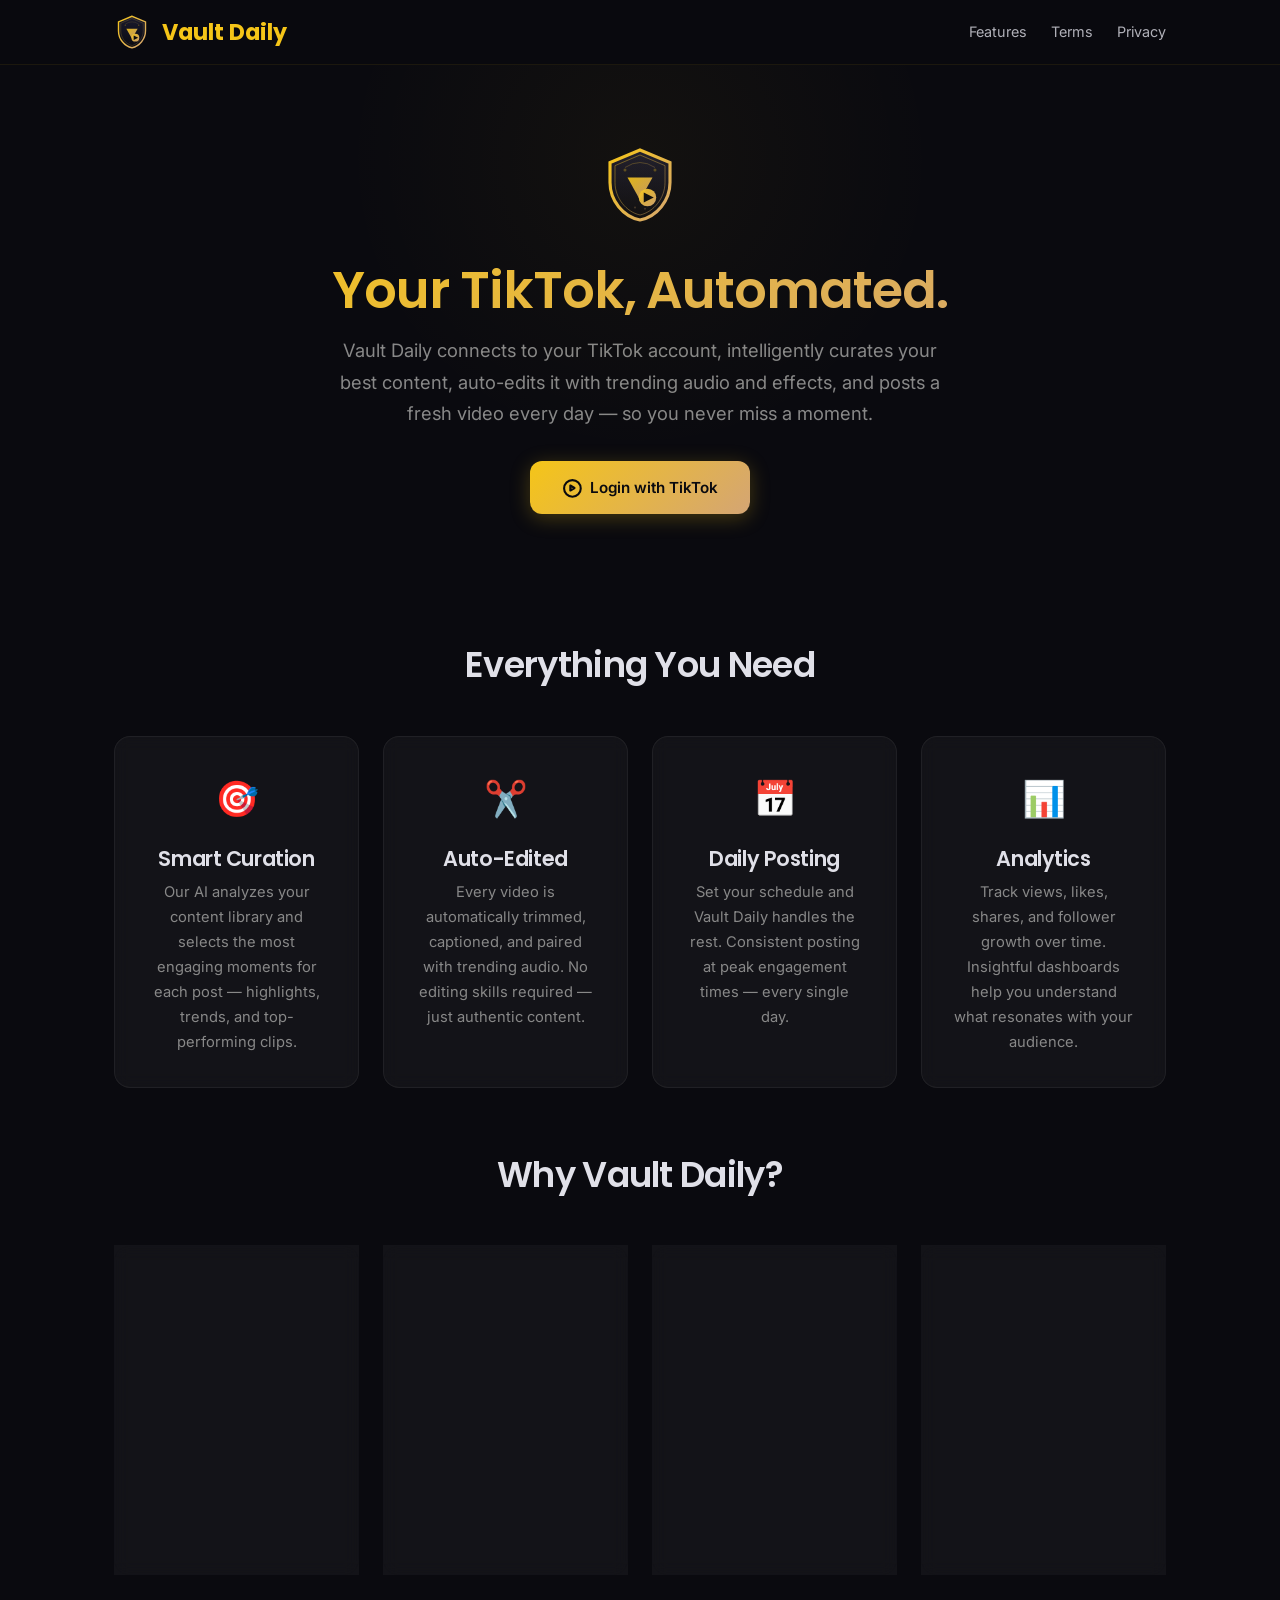
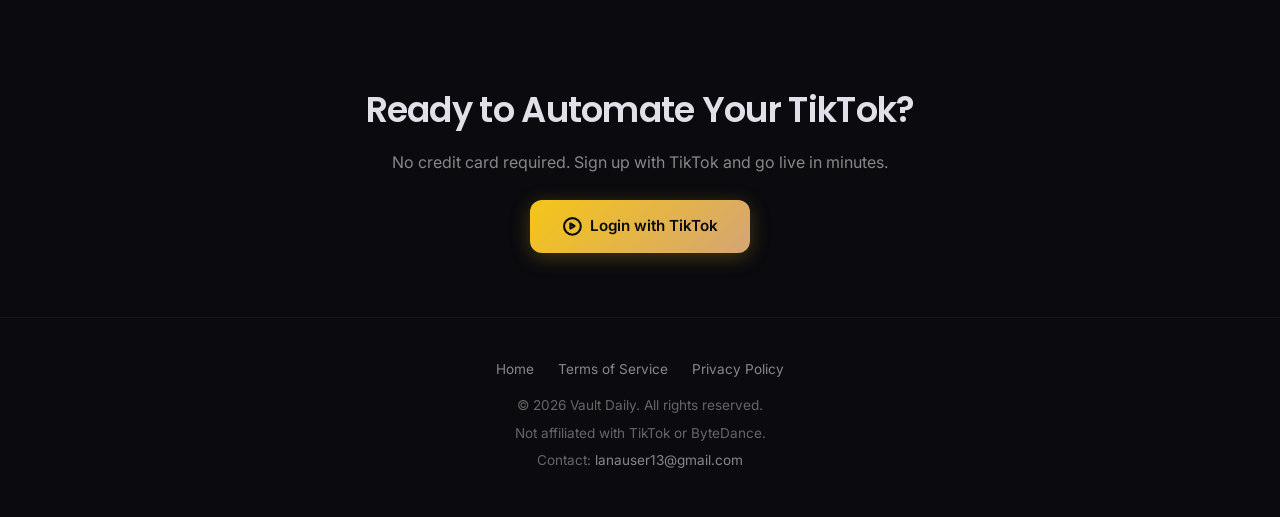
<file: index.html>
<!DOCTYPE html>
<html lang="en">
<head>
  <meta charset="UTF-8">
  <meta name="viewport" content="width=device-width, initial-scale=1.0">
  <title>Vault Daily – Automated TikTok Content & Posting</title>
  <meta name="description" content="Vault Daily curates your best moments, auto-edits them with trending audio, and posts daily to TikTok. Smart, automated content creation.">
  <link rel="preconnect" href="https://fonts.googleapis.com">
  <link rel="preconnect" href="https://fonts.gstatic.com" crossorigin>
  <link href="https://fonts.googleapis.com/css2?family=Inter:wght@400;500;600;700&family=Poppins:wght@600;700&display=swap" rel="stylesheet">
  <link rel="stylesheet" href="style.css">
  <link rel="icon" type="image/svg+xml" href="/favicon.svg">
  <link rel="apple-touch-icon" href="/favicon.svg">
  <meta property="og:title" content="Vault Daily – Automated TikTok Content">
  <meta property="og:description" content="Curation, editing, and daily posting for TikTok — fully automated.">
  <meta property="og:image" content="https://manutebol100.github.io/favicon.svg">
  <meta name="theme-color" content="#0a0a0f">
</head>
<body>

  <!-- ========== HEADER ========== -->
  <header class="header">
    <div class="container">
      <a href="index.html" class="logo">
        <img src="/favicon.svg" alt="Vault Daily" width="36" height="36">
        Vault Daily
      </a>
      <nav>
        <ul class="nav-links">
          <li><a href="#features">Features</a></li>
          <li><a href="terms.html">Terms</a></li>
          <li><a href="privacy.html">Privacy</a></li>
        </ul>
      </nav>
    </div>
  </header>

  <!-- ========== HERO ========== -->
  <section class="hero">
    <div class="container">
      <img src="/favicon.svg" alt="Vault Daily" class="hero-logo" width="80" height="80">
      <h1>Your TikTok, Automated.</h1>
      <p>
        Vault Daily connects to your TikTok account, intelligently curates your best
        content, auto-edits it with trending audio and effects, and posts a fresh video
        every day — so you never miss a moment.
      </p>
      <a href="#" class="btn btn-primary">
        <svg width="20" height="20" viewBox="0 0 24 24" fill="none" stroke="currentColor" stroke-width="2.5" stroke-linecap="round" stroke-linejoin="round"><path d="M22.5 12.5c0 5.5-4.5 10-10 10s-10-4.5-10-10 4.5-10 10-10 10 4.5 10 10z"/><path d="M10 9l5 3-5 3V9z"/></svg>
        Login with TikTok
      </a>
    </div>
  </section>

  <!-- ========== FEATURES ========== -->
  <section class="features" id="features">
    <div class="container">
      <h2>Everything You Need</h2>
      <div class="feature-grid">

        <div class="card feature-card">
          <span class="icon">🎯</span>
          <h3>Smart Curation</h3>
          <p>Our AI analyzes your content library and selects the most engaging moments for each post — highlights, trends, and top-performing clips.</p>
        </div>

        <div class="card feature-card">
          <span class="icon">✂️</span>
          <h3>Auto-Edited</h3>
          <p>Every video is automatically trimmed, captioned, and paired with trending audio. No editing skills required — just authentic content.</p>
        </div>

        <div class="card feature-card">
          <span class="icon">📅</span>
          <h3>Daily Posting</h3>
          <p>Set your schedule and Vault Daily handles the rest. Consistent posting at peak engagement times — every single day.</p>
        </div>

        <div class="card feature-card">
          <span class="icon">📊</span>
          <h3>Analytics</h3>
          <p>Track views, likes, shares, and follower growth over time. Insightful dashboards help you understand what resonates with your audience.</p>
        </div>

      </div>
    </div>
  </section>

  <!-- ========== ABOUT / BENEFITS ========== -->
  <section class="features" style="padding-top:0;">
    <div class="container">
      <h2>Why Vault Daily?</h2>
      <div class="feature-grid">

        <div class="card feature-card">
          <span class="icon">⏱️</span>
          <h3>Save Hours Every Week</h3>
          <p>Stop spending hours editing and scheduling. Vault Daily does the heavy lifting so you can focus on creating.</p>
        </div>

        <div class="card feature-card">
          <span class="icon">📈</span>
          <h3>Grow Faster</h3>
          <p>Consistent daily posting is the #1 growth driver on TikTok. Let automation work for you around the clock.</p>
        </div>

        <div class="card feature-card">
          <span class="icon">🔒</span>
          <h3>Your Data, Protected</h3>
          <p>Industry-standard encryption and strict privacy controls. You own your content — we just help you share it.</p>
        </div>

        <div class="card feature-card">
          <span class="icon">🌐</span>
          <h3>Coming Soon</h3>
          <p>Vault Daily is in private beta. Join the waitlist to be first in line when we launch.</p>
        </div>

      </div>
    </div>
  </section>

  <!-- ========== CTA ========== -->
  <section style="padding:3rem 0 4rem;text-align:center;">
    <div class="container">
      <h2 style="margin-bottom:1rem;">Ready to Automate Your TikTok?</h2>
      <p style="max-width:500px;margin:0 auto 1.5rem;color:#888;">
        No credit card required. Sign up with TikTok and go live in minutes.
      </p>
      <a href="#" class="btn btn-primary">
        <svg width="20" height="20" viewBox="0 0 24 24" fill="none" stroke="currentColor" stroke-width="2.5" stroke-linecap="round" stroke-linejoin="round"><path d="M22.5 12.5c0 5.5-4.5 10-10 10s-10-4.5-10-10 4.5-10 10-10 10 4.5 10 10z"/><path d="M10 9l5 3-5 3V9z"/></svg>
        Login with TikTok
      </a>
    </div>
  </section>

  <!-- ========== FOOTER ========== -->
  <footer class="footer">
    <div class="container">
      <div class="footer-links">
        <a href="index.html">Home</a>
        <a href="terms.html">Terms of Service</a>
        <a href="privacy.html">Privacy Policy</a>
      </div>
      <p>&copy; 2026 Vault Daily. All rights reserved.</p>
      <p>Not affiliated with TikTok or ByteDance.</p>
      <p>Contact: <a href="mailto:lanauser13@gmail.com">lanauser13@gmail.com</a></p>
    </div>
  </footer>

</body>
</html>
</file>
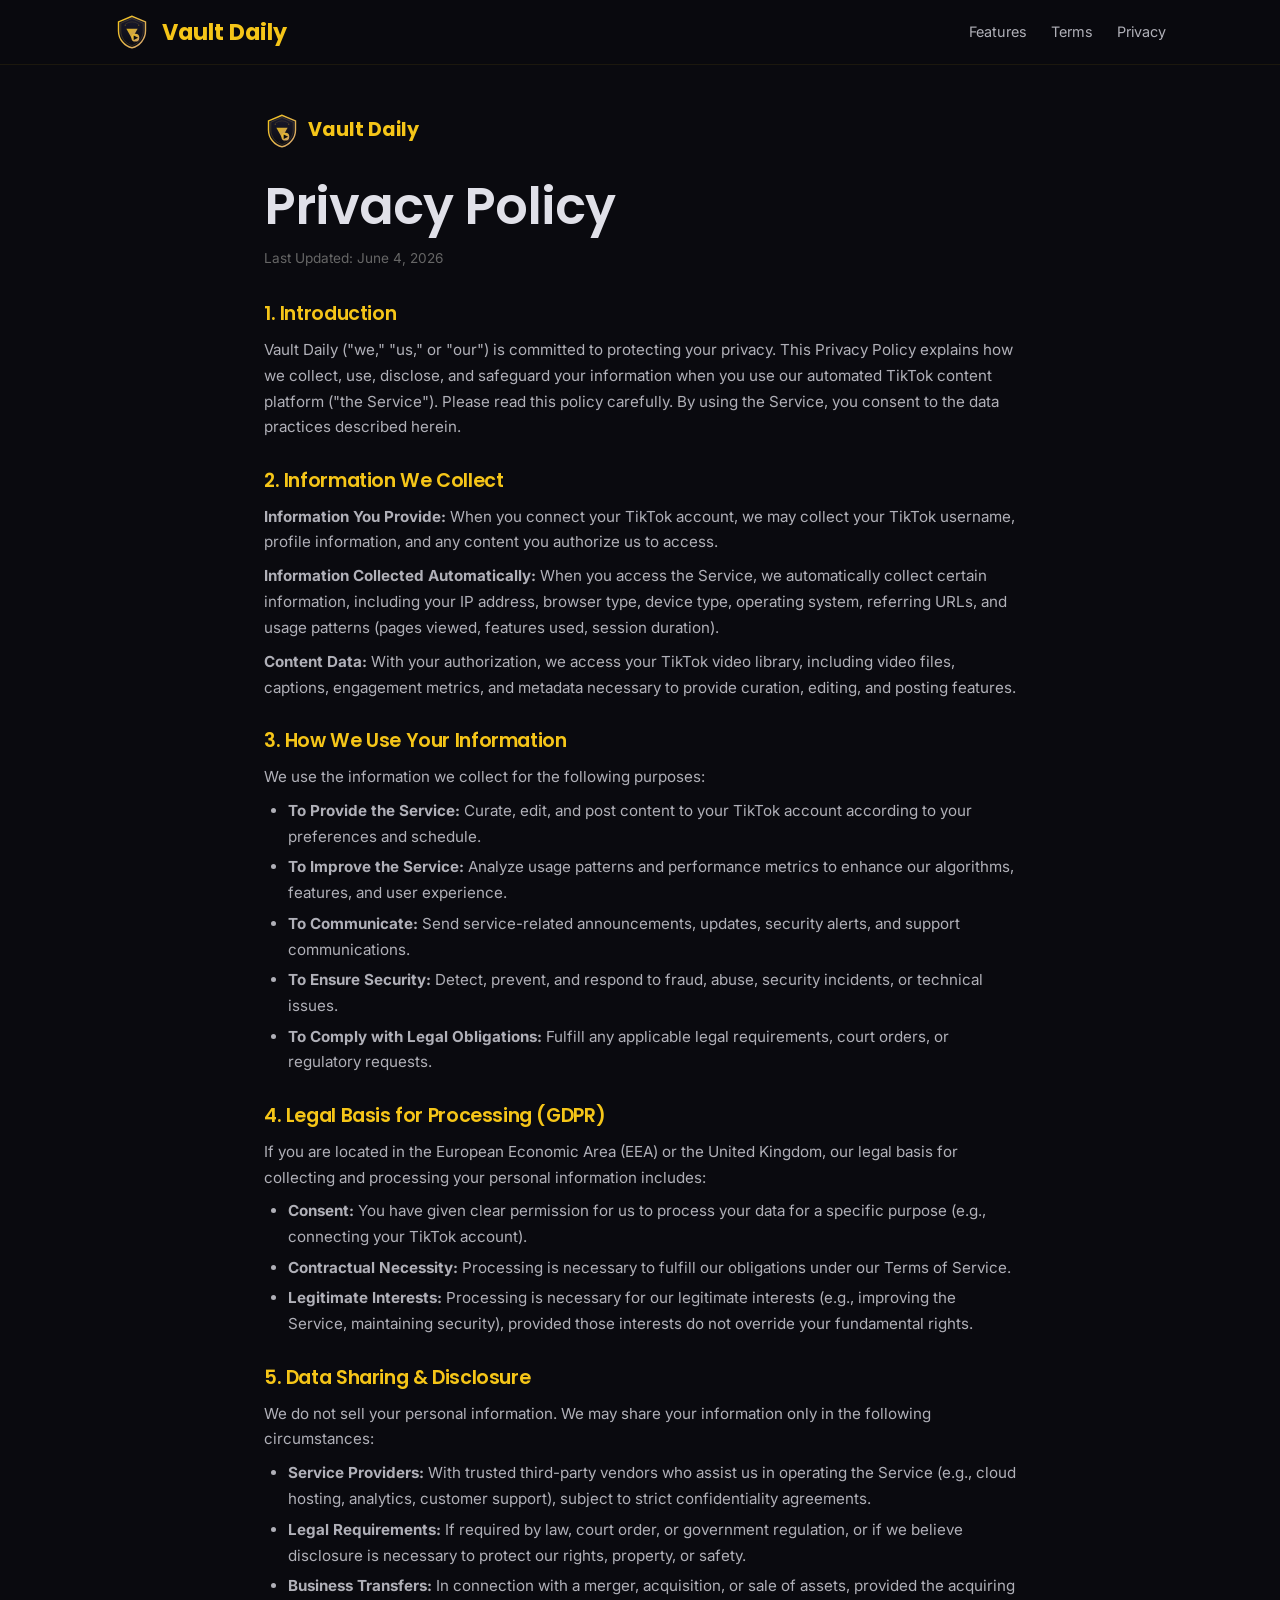
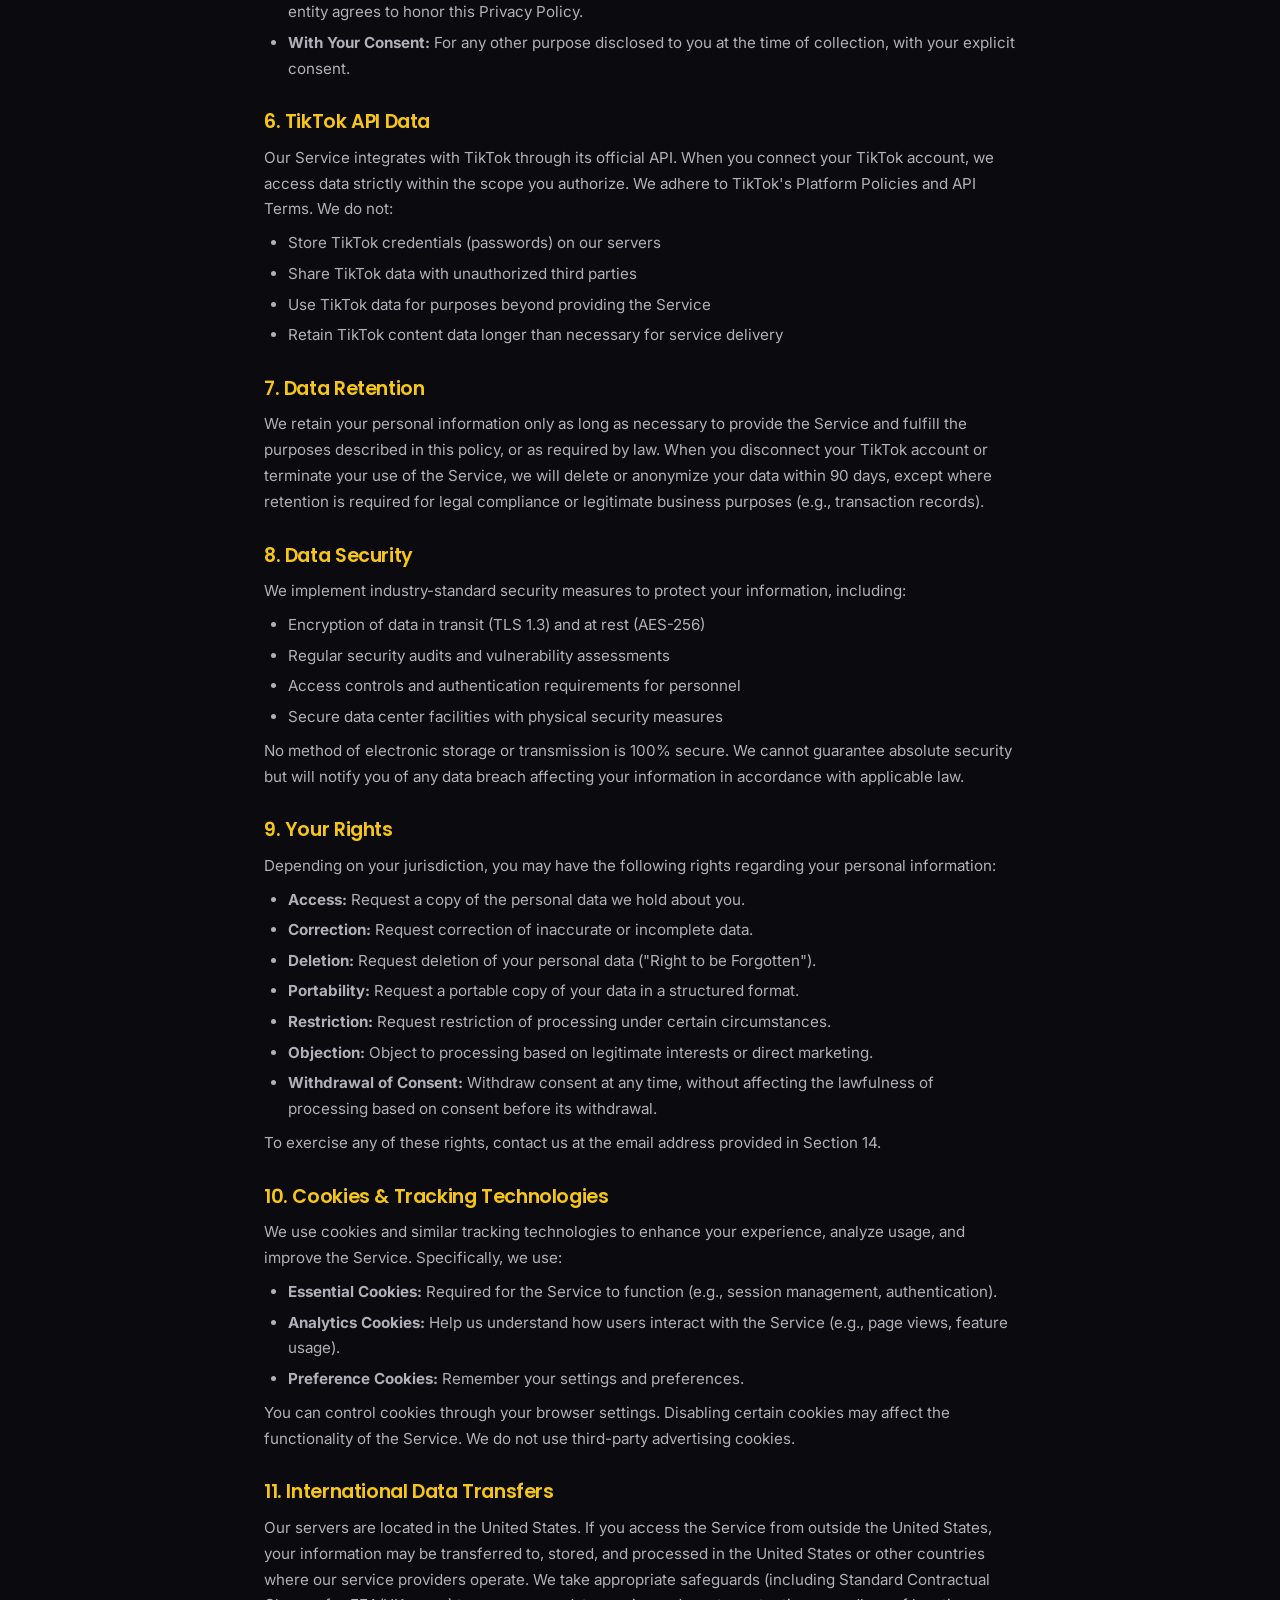
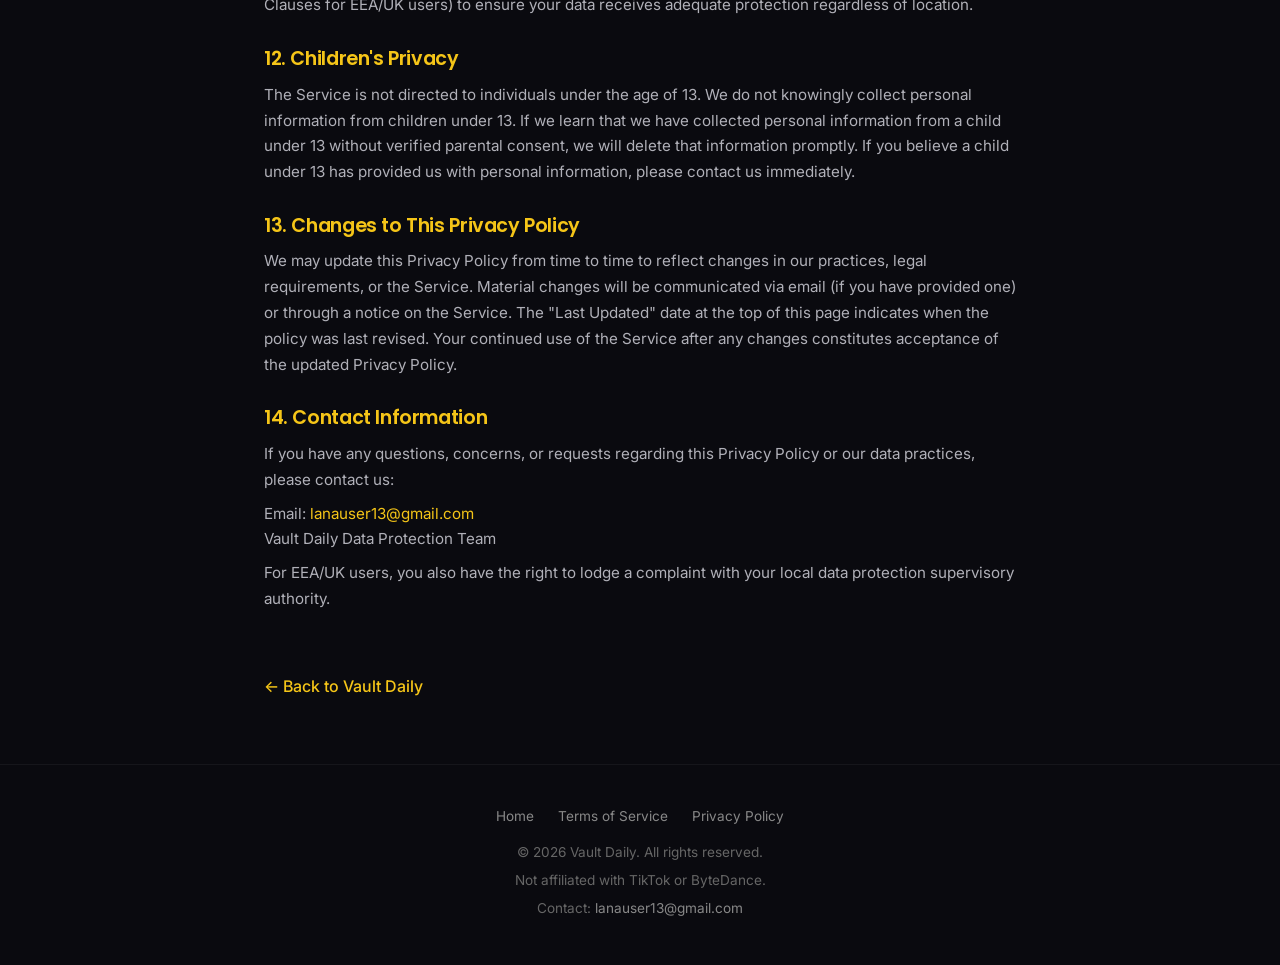
<file: privacy.html>
<!DOCTYPE html>
<html lang="en">
<head>
  <meta charset="UTF-8">
  <meta name="viewport" content="width=device-width, initial-scale=1.0">
  <title>Privacy Policy – Vault Daily</title>
  <meta name="description" content="Vault Daily Privacy Policy — how we collect, use, and protect your personal data when using our automated TikTok platform.">
  <link rel="preconnect" href="https://fonts.googleapis.com">
  <link rel="preconnect" href="https://fonts.gstatic.com" crossorigin>
  <link href="https://fonts.googleapis.com/css2?family=Inter:wght@400;500;600;700&family=Poppins:wght@600;700&display=swap" rel="stylesheet">
  <link rel="stylesheet" href="style.css">
  <link rel="icon" type="image/svg+xml" href="/favicon.svg">
  <meta name="theme-color" content="#0a0a0f">
</head>
<body>

  <!-- ========== HEADER ========== -->
  <header class="header">
    <div class="container">
      <a href="index.html" class="logo">
        <img src="/favicon.svg" alt="Vault Daily" width="36" height="36">
        Vault Daily
      </a>
      <nav>
        <ul class="nav-links">
          <li><a href="index.html#features">Features</a></li>
          <li><a href="terms.html">Terms</a></li>
          <li><a href="privacy.html">Privacy</a></li>
        </ul>
      </nav>
    </div>
  </header>

  <!-- ========== LEGAL CONTENT ========== -->
  <main class="legal-page">
    <div class="container">
      <a href="index.html" class="logo" style="display:inline-flex;align-items:center;gap:0.5rem;margin-bottom:1.5rem;font-family:'Poppins',sans-serif;font-weight:700;font-size:1.2rem;color:#f5c518;">
        <img src="/favicon.svg" alt="" width="30" height="30">
        Vault Daily
      </a>

      <h1>Privacy Policy</h1>
      <p class="last-updated">Last Updated: June 4, 2026</p>

      <section>
        <h2>1. Introduction</h2>
        <p>Vault Daily ("we," "us," or "our") is committed to protecting your privacy. This Privacy Policy explains how we collect, use, disclose, and safeguard your information when you use our automated TikTok content platform ("the Service"). Please read this policy carefully. By using the Service, you consent to the data practices described herein.</p>
      </section>

      <section>
        <h2>2. Information We Collect</h2>
        <p><strong>Information You Provide:</strong> When you connect your TikTok account, we may collect your TikTok username, profile information, and any content you authorize us to access.</p>
        <p><strong>Information Collected Automatically:</strong> When you access the Service, we automatically collect certain information, including your IP address, browser type, device type, operating system, referring URLs, and usage patterns (pages viewed, features used, session duration).</p>
        <p><strong>Content Data:</strong> With your authorization, we access your TikTok video library, including video files, captions, engagement metrics, and metadata necessary to provide curation, editing, and posting features.</p>
      </section>

      <section>
        <h2>3. How We Use Your Information</h2>
        <p>We use the information we collect for the following purposes:</p>
        <ul>
          <li><strong>To Provide the Service:</strong> Curate, edit, and post content to your TikTok account according to your preferences and schedule.</li>
          <li><strong>To Improve the Service:</strong> Analyze usage patterns and performance metrics to enhance our algorithms, features, and user experience.</li>
          <li><strong>To Communicate:</strong> Send service-related announcements, updates, security alerts, and support communications.</li>
          <li><strong>To Ensure Security:</strong> Detect, prevent, and respond to fraud, abuse, security incidents, or technical issues.</li>
          <li><strong>To Comply with Legal Obligations:</strong> Fulfill any applicable legal requirements, court orders, or regulatory requests.</li>
        </ul>
      </section>

      <section>
        <h2>4. Legal Basis for Processing (GDPR)</h2>
        <p>If you are located in the European Economic Area (EEA) or the United Kingdom, our legal basis for collecting and processing your personal information includes:</p>
        <ul>
          <li><strong>Consent:</strong> You have given clear permission for us to process your data for a specific purpose (e.g., connecting your TikTok account).</li>
          <li><strong>Contractual Necessity:</strong> Processing is necessary to fulfill our obligations under our Terms of Service.</li>
          <li><strong>Legitimate Interests:</strong> Processing is necessary for our legitimate interests (e.g., improving the Service, maintaining security), provided those interests do not override your fundamental rights.</li>
        </ul>
      </section>

      <section>
        <h2>5. Data Sharing & Disclosure</h2>
        <p>We do not sell your personal information. We may share your information only in the following circumstances:</p>
        <ul>
          <li><strong>Service Providers:</strong> With trusted third-party vendors who assist us in operating the Service (e.g., cloud hosting, analytics, customer support), subject to strict confidentiality agreements.</li>
          <li><strong>Legal Requirements:</strong> If required by law, court order, or government regulation, or if we believe disclosure is necessary to protect our rights, property, or safety.</li>
          <li><strong>Business Transfers:</strong> In connection with a merger, acquisition, or sale of assets, provided the acquiring entity agrees to honor this Privacy Policy.</li>
          <li><strong>With Your Consent:</strong> For any other purpose disclosed to you at the time of collection, with your explicit consent.</li>
        </ul>
      </section>

      <section>
        <h2>6. TikTok API Data</h2>
        <p>Our Service integrates with TikTok through its official API. When you connect your TikTok account, we access data strictly within the scope you authorize. We adhere to TikTok's Platform Policies and API Terms. We do not:</p>
        <ul>
          <li>Store TikTok credentials (passwords) on our servers</li>
          <li>Share TikTok data with unauthorized third parties</li>
          <li>Use TikTok data for purposes beyond providing the Service</li>
          <li>Retain TikTok content data longer than necessary for service delivery</li>
        </ul>
      </section>

      <section>
        <h2>7. Data Retention</h2>
        <p>We retain your personal information only as long as necessary to provide the Service and fulfill the purposes described in this policy, or as required by law. When you disconnect your TikTok account or terminate your use of the Service, we will delete or anonymize your data within 90 days, except where retention is required for legal compliance or legitimate business purposes (e.g., transaction records).</p>
      </section>

      <section>
        <h2>8. Data Security</h2>
        <p>We implement industry-standard security measures to protect your information, including:</p>
        <ul>
          <li>Encryption of data in transit (TLS 1.3) and at rest (AES-256)</li>
          <li>Regular security audits and vulnerability assessments</li>
          <li>Access controls and authentication requirements for personnel</li>
          <li>Secure data center facilities with physical security measures</li>
        </ul>
        <p>No method of electronic storage or transmission is 100% secure. We cannot guarantee absolute security but will notify you of any data breach affecting your information in accordance with applicable law.</p>
      </section>

      <section>
        <h2>9. Your Rights</h2>
        <p>Depending on your jurisdiction, you may have the following rights regarding your personal information:</p>
        <ul>
          <li><strong>Access:</strong> Request a copy of the personal data we hold about you.</li>
          <li><strong>Correction:</strong> Request correction of inaccurate or incomplete data.</li>
          <li><strong>Deletion:</strong> Request deletion of your personal data ("Right to be Forgotten").</li>
          <li><strong>Portability:</strong> Request a portable copy of your data in a structured format.</li>
          <li><strong>Restriction:</strong> Request restriction of processing under certain circumstances.</li>
          <li><strong>Objection:</strong> Object to processing based on legitimate interests or direct marketing.</li>
          <li><strong>Withdrawal of Consent:</strong> Withdraw consent at any time, without affecting the lawfulness of processing based on consent before its withdrawal.</li>
        </ul>
        <p>To exercise any of these rights, contact us at the email address provided in Section 14.</p>
      </section>

      <section>
        <h2>10. Cookies & Tracking Technologies</h2>
        <p>We use cookies and similar tracking technologies to enhance your experience, analyze usage, and improve the Service. Specifically, we use:</p>
        <ul>
          <li><strong>Essential Cookies:</strong> Required for the Service to function (e.g., session management, authentication).</li>
          <li><strong>Analytics Cookies:</strong> Help us understand how users interact with the Service (e.g., page views, feature usage).</li>
          <li><strong>Preference Cookies:</strong> Remember your settings and preferences.</li>
        </ul>
        <p>You can control cookies through your browser settings. Disabling certain cookies may affect the functionality of the Service. We do not use third-party advertising cookies.</p>
      </section>

      <section>
        <h2>11. International Data Transfers</h2>
        <p>Our servers are located in the United States. If you access the Service from outside the United States, your information may be transferred to, stored, and processed in the United States or other countries where our service providers operate. We take appropriate safeguards (including Standard Contractual Clauses for EEA/UK users) to ensure your data receives adequate protection regardless of location.</p>
      </section>

      <section>
        <h2>12. Children's Privacy</h2>
        <p>The Service is not directed to individuals under the age of 13. We do not knowingly collect personal information from children under 13. If we learn that we have collected personal information from a child under 13 without verified parental consent, we will delete that information promptly. If you believe a child under 13 has provided us with personal information, please contact us immediately.</p>
      </section>

      <section>
        <h2>13. Changes to This Privacy Policy</h2>
        <p>We may update this Privacy Policy from time to time to reflect changes in our practices, legal requirements, or the Service. Material changes will be communicated via email (if you have provided one) or through a notice on the Service. The "Last Updated" date at the top of this page indicates when the policy was last revised. Your continued use of the Service after any changes constitutes acceptance of the updated Privacy Policy.</p>
      </section>

      <section>
        <h2>14. Contact Information</h2>
        <p>If you have any questions, concerns, or requests regarding this Privacy Policy or our data practices, please contact us:</p>
        <p>
          Email: <a href="mailto:lanauser13@gmail.com">lanauser13@gmail.com</a><br>
          Vault Daily Data Protection Team
        </p>
        <p>For EEA/UK users, you also have the right to lodge a complaint with your local data protection supervisory authority.</p>
      </section>

      <a href="index.html" class="back-link">← Back to Vault Daily</a>
    </div>
  </main>

  <!-- ========== FOOTER ========== -->
  <footer class="footer">
    <div class="container">
      <div class="footer-links">
        <a href="index.html">Home</a>
        <a href="terms.html">Terms of Service</a>
        <a href="privacy.html">Privacy Policy</a>
      </div>
      <p>&copy; 2026 Vault Daily. All rights reserved.</p>
      <p>Not affiliated with TikTok or ByteDance.</p>
      <p>Contact: <a href="mailto:lanauser13@gmail.com">lanauser13@gmail.com</a></p>
    </div>
  </footer>

</body>
</html>
</file>
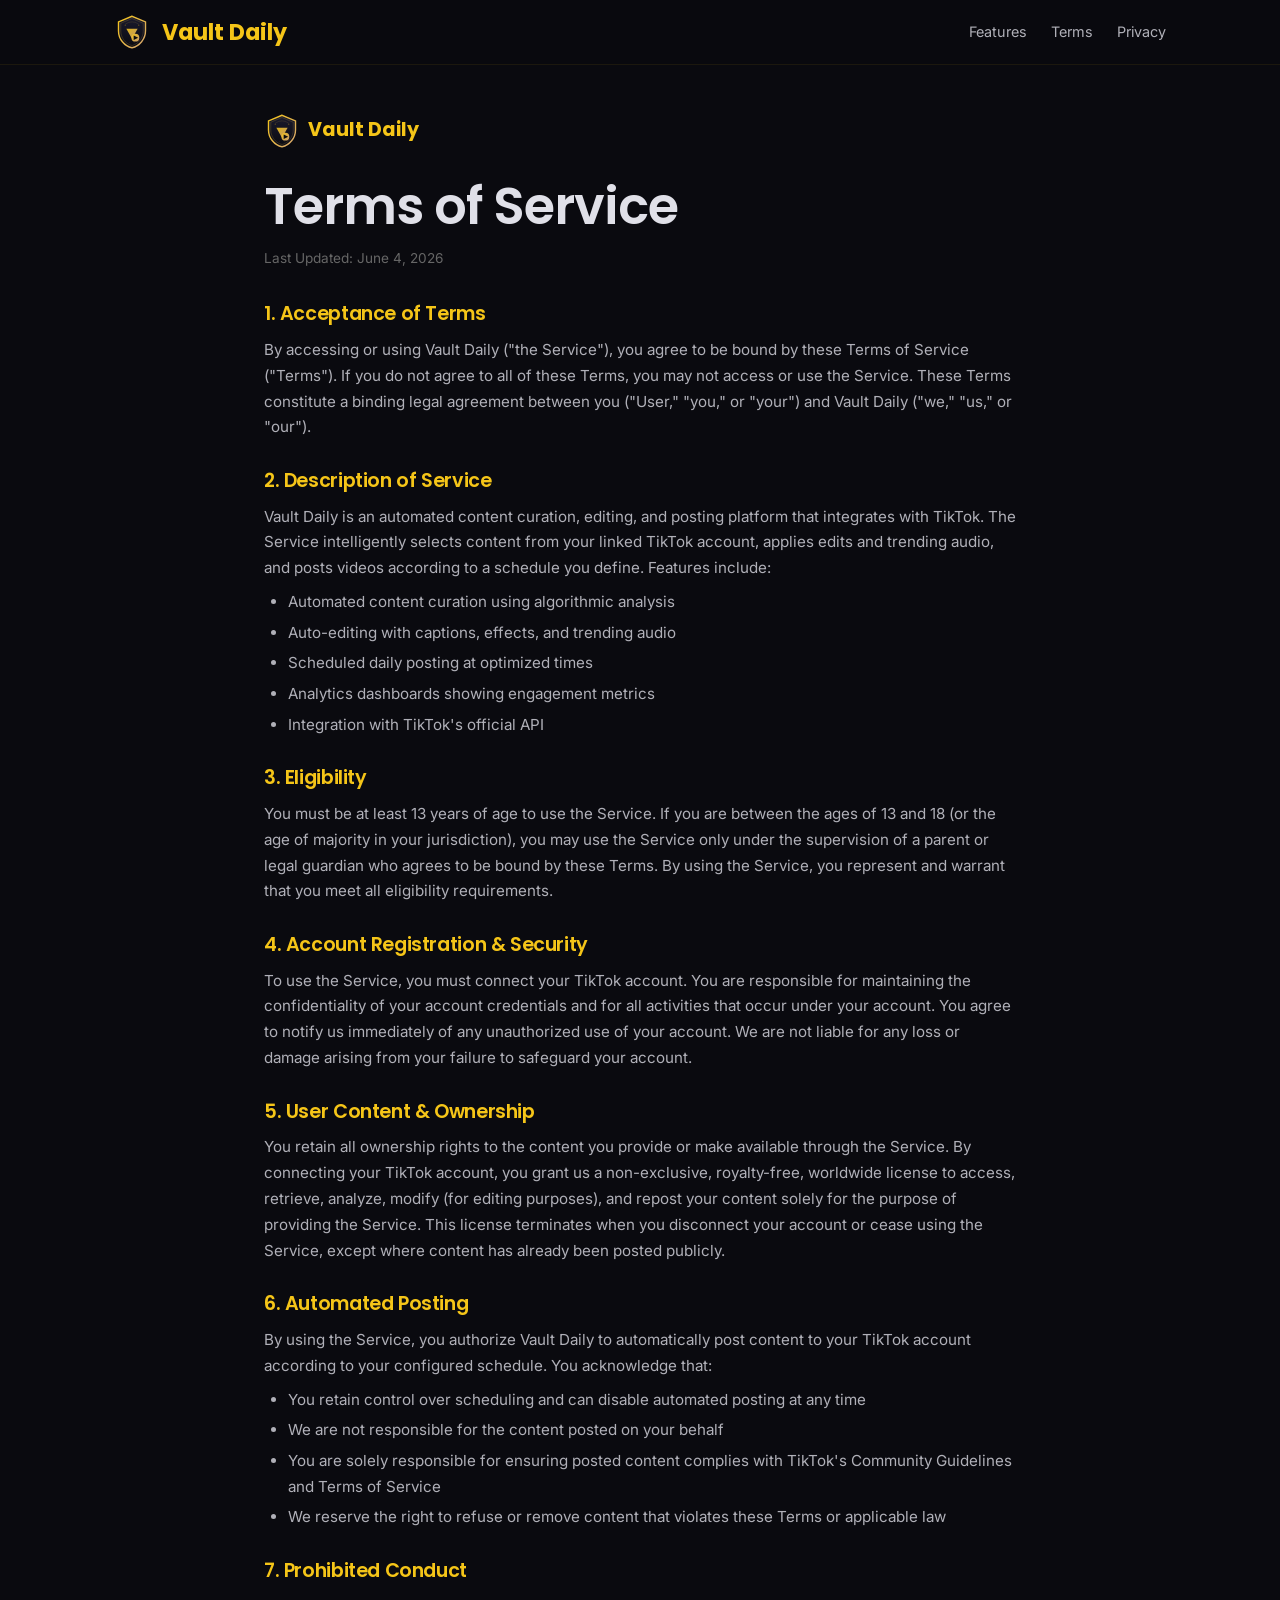
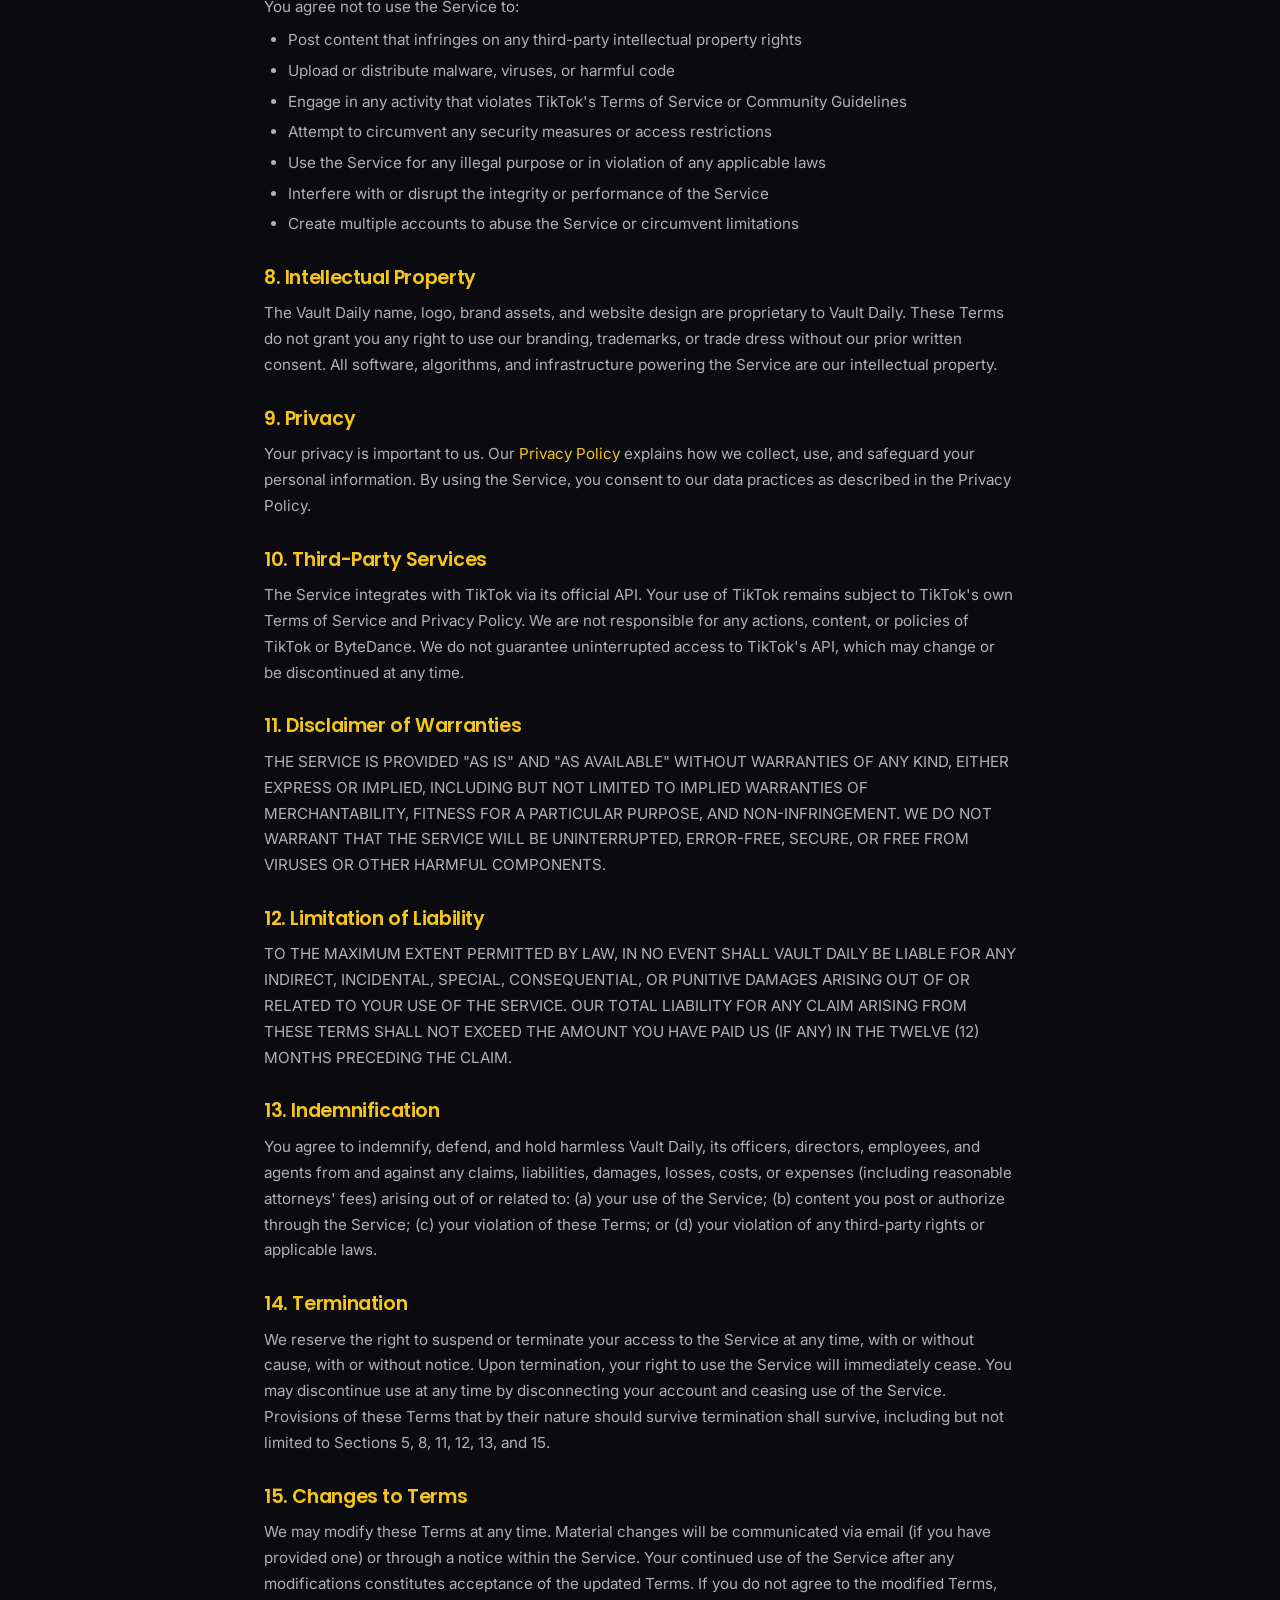
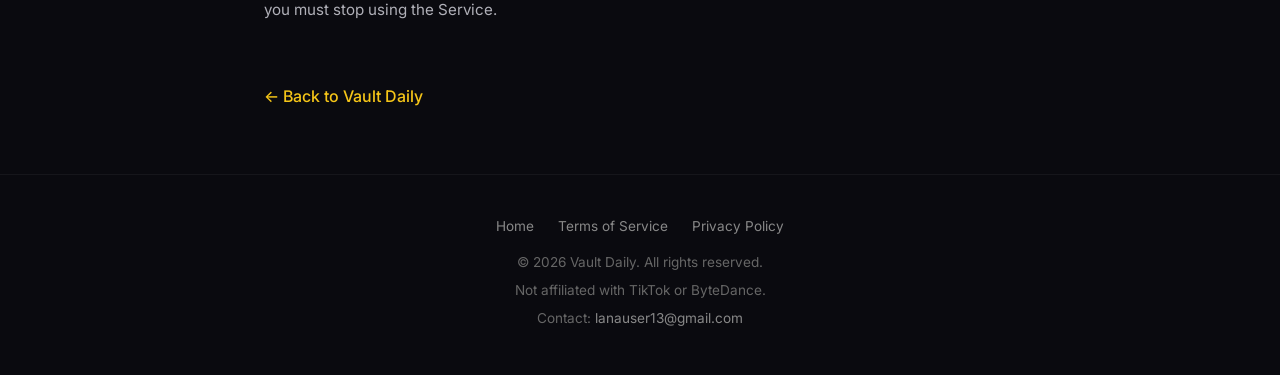
<file: terms.html>
<!DOCTYPE html>
<html lang="en">
<head>
  <meta charset="UTF-8">
  <meta name="viewport" content="width=device-width, initial-scale=1.0">
  <title>Terms of Service – Vault Daily</title>
  <meta name="description" content="Vault Daily Terms of Service — your rights and responsibilities when using our automated TikTok content platform.">
  <link rel="preconnect" href="https://fonts.googleapis.com">
  <link rel="preconnect" href="https://fonts.gstatic.com" crossorigin>
  <link href="https://fonts.googleapis.com/css2?family=Inter:wght@400;500;600;700&family=Poppins:wght@600;700&display=swap" rel="stylesheet">
  <link rel="stylesheet" href="style.css">
  <link rel="icon" type="image/svg+xml" href="/favicon.svg">
  <meta name="theme-color" content="#0a0a0f">
</head>
<body>

  <!-- ========== HEADER ========== -->
  <header class="header">
    <div class="container">
      <a href="index.html" class="logo">
        <img src="/favicon.svg" alt="Vault Daily" width="36" height="36">
        Vault Daily
      </a>
      <nav>
        <ul class="nav-links">
          <li><a href="index.html#features">Features</a></li>
          <li><a href="terms.html">Terms</a></li>
          <li><a href="privacy.html">Privacy</a></li>
        </ul>
      </nav>
    </div>
  </header>

  <!-- ========== LEGAL CONTENT ========== -->
  <main class="legal-page">
    <div class="container">
      <a href="index.html" class="logo" style="display:inline-flex;align-items:center;gap:0.5rem;margin-bottom:1.5rem;font-family:'Poppins',sans-serif;font-weight:700;font-size:1.2rem;color:#f5c518;">
        <img src="/favicon.svg" alt="" width="30" height="30">
        Vault Daily
      </a>

      <h1>Terms of Service</h1>
      <p class="last-updated">Last Updated: June 4, 2026</p>

      <section>
        <h2>1. Acceptance of Terms</h2>
        <p>By accessing or using Vault Daily ("the Service"), you agree to be bound by these Terms of Service ("Terms"). If you do not agree to all of these Terms, you may not access or use the Service. These Terms constitute a binding legal agreement between you ("User," "you," or "your") and Vault Daily ("we," "us," or "our").</p>
      </section>

      <section>
        <h2>2. Description of Service</h2>
        <p>Vault Daily is an automated content curation, editing, and posting platform that integrates with TikTok. The Service intelligently selects content from your linked TikTok account, applies edits and trending audio, and posts videos according to a schedule you define. Features include:</p>
        <ul>
          <li>Automated content curation using algorithmic analysis</li>
          <li>Auto-editing with captions, effects, and trending audio</li>
          <li>Scheduled daily posting at optimized times</li>
          <li>Analytics dashboards showing engagement metrics</li>
          <li>Integration with TikTok's official API</li>
        </ul>
      </section>

      <section>
        <h2>3. Eligibility</h2>
        <p>You must be at least 13 years of age to use the Service. If you are between the ages of 13 and 18 (or the age of majority in your jurisdiction), you may use the Service only under the supervision of a parent or legal guardian who agrees to be bound by these Terms. By using the Service, you represent and warrant that you meet all eligibility requirements.</p>
      </section>

      <section>
        <h2>4. Account Registration & Security</h2>
        <p>To use the Service, you must connect your TikTok account. You are responsible for maintaining the confidentiality of your account credentials and for all activities that occur under your account. You agree to notify us immediately of any unauthorized use of your account. We are not liable for any loss or damage arising from your failure to safeguard your account.</p>
      </section>

      <section>
        <h2>5. User Content & Ownership</h2>
        <p>You retain all ownership rights to the content you provide or make available through the Service. By connecting your TikTok account, you grant us a non-exclusive, royalty-free, worldwide license to access, retrieve, analyze, modify (for editing purposes), and repost your content solely for the purpose of providing the Service. This license terminates when you disconnect your account or cease using the Service, except where content has already been posted publicly.</p>
      </section>

      <section>
        <h2>6. Automated Posting</h2>
        <p>By using the Service, you authorize Vault Daily to automatically post content to your TikTok account according to your configured schedule. You acknowledge that:</p>
        <ul>
          <li>You retain control over scheduling and can disable automated posting at any time</li>
          <li>We are not responsible for the content posted on your behalf</li>
          <li>You are solely responsible for ensuring posted content complies with TikTok's Community Guidelines and Terms of Service</li>
          <li>We reserve the right to refuse or remove content that violates these Terms or applicable law</li>
        </ul>
      </section>

      <section>
        <h2>7. Prohibited Conduct</h2>
        <p>You agree not to use the Service to:</p>
        <ul>
          <li>Post content that infringes on any third-party intellectual property rights</li>
          <li>Upload or distribute malware, viruses, or harmful code</li>
          <li>Engage in any activity that violates TikTok's Terms of Service or Community Guidelines</li>
          <li>Attempt to circumvent any security measures or access restrictions</li>
          <li>Use the Service for any illegal purpose or in violation of any applicable laws</li>
          <li>Interfere with or disrupt the integrity or performance of the Service</li>
          <li>Create multiple accounts to abuse the Service or circumvent limitations</li>
        </ul>
      </section>

      <section>
        <h2>8. Intellectual Property</h2>
        <p>The Vault Daily name, logo, brand assets, and website design are proprietary to Vault Daily. These Terms do not grant you any right to use our branding, trademarks, or trade dress without our prior written consent. All software, algorithms, and infrastructure powering the Service are our intellectual property.</p>
      </section>

      <section>
        <h2>9. Privacy</h2>
        <p>Your privacy is important to us. Our <a href="privacy.html">Privacy Policy</a> explains how we collect, use, and safeguard your personal information. By using the Service, you consent to our data practices as described in the Privacy Policy.</p>
      </section>

      <section>
        <h2>10. Third-Party Services</h2>
        <p>The Service integrates with TikTok via its official API. Your use of TikTok remains subject to TikTok's own Terms of Service and Privacy Policy. We are not responsible for any actions, content, or policies of TikTok or ByteDance. We do not guarantee uninterrupted access to TikTok's API, which may change or be discontinued at any time.</p>
      </section>

      <section>
        <h2>11. Disclaimer of Warranties</h2>
        <p>THE SERVICE IS PROVIDED "AS IS" AND "AS AVAILABLE" WITHOUT WARRANTIES OF ANY KIND, EITHER EXPRESS OR IMPLIED, INCLUDING BUT NOT LIMITED TO IMPLIED WARRANTIES OF MERCHANTABILITY, FITNESS FOR A PARTICULAR PURPOSE, AND NON-INFRINGEMENT. WE DO NOT WARRANT THAT THE SERVICE WILL BE UNINTERRUPTED, ERROR-FREE, SECURE, OR FREE FROM VIRUSES OR OTHER HARMFUL COMPONENTS.</p>
      </section>

      <section>
        <h2>12. Limitation of Liability</h2>
        <p>TO THE MAXIMUM EXTENT PERMITTED BY LAW, IN NO EVENT SHALL VAULT DAILY BE LIABLE FOR ANY INDIRECT, INCIDENTAL, SPECIAL, CONSEQUENTIAL, OR PUNITIVE DAMAGES ARISING OUT OF OR RELATED TO YOUR USE OF THE SERVICE. OUR TOTAL LIABILITY FOR ANY CLAIM ARISING FROM THESE TERMS SHALL NOT EXCEED THE AMOUNT YOU HAVE PAID US (IF ANY) IN THE TWELVE (12) MONTHS PRECEDING THE CLAIM.</p>
      </section>

      <section>
        <h2>13. Indemnification</h2>
        <p>You agree to indemnify, defend, and hold harmless Vault Daily, its officers, directors, employees, and agents from and against any claims, liabilities, damages, losses, costs, or expenses (including reasonable attorneys' fees) arising out of or related to: (a) your use of the Service; (b) content you post or authorize through the Service; (c) your violation of these Terms; or (d) your violation of any third-party rights or applicable laws.</p>
      </section>

      <section>
        <h2>14. Termination</h2>
        <p>We reserve the right to suspend or terminate your access to the Service at any time, with or without cause, with or without notice. Upon termination, your right to use the Service will immediately cease. You may discontinue use at any time by disconnecting your account and ceasing use of the Service. Provisions of these Terms that by their nature should survive termination shall survive, including but not limited to Sections 5, 8, 11, 12, 13, and 15.</p>
      </section>

      <section>
        <h2>15. Changes to Terms</h2>
        <p>We may modify these Terms at any time. Material changes will be communicated via email (if you have provided one) or through a notice within the Service. Your continued use of the Service after any modifications constitutes acceptance of the updated Terms. If you do not agree to the modified Terms, you must stop using the Service.</p>
      </section>

      <a href="index.html" class="back-link">← Back to Vault Daily</a>
    </div>
  </main>

  <!-- ========== FOOTER ========== -->
  <footer class="footer">
    <div class="container">
      <div class="footer-links">
        <a href="index.html">Home</a>
        <a href="terms.html">Terms of Service</a>
        <a href="privacy.html">Privacy Policy</a>
      </div>
      <p>&copy; 2026 Vault Daily. All rights reserved.</p>
      <p>Not affiliated with TikTok or ByteDance.</p>
      <p>Contact: <a href="mailto:lanauser13@gmail.com">lanauser13@gmail.com</a></p>
    </div>
  </footer>

</body>
</html>
</file>
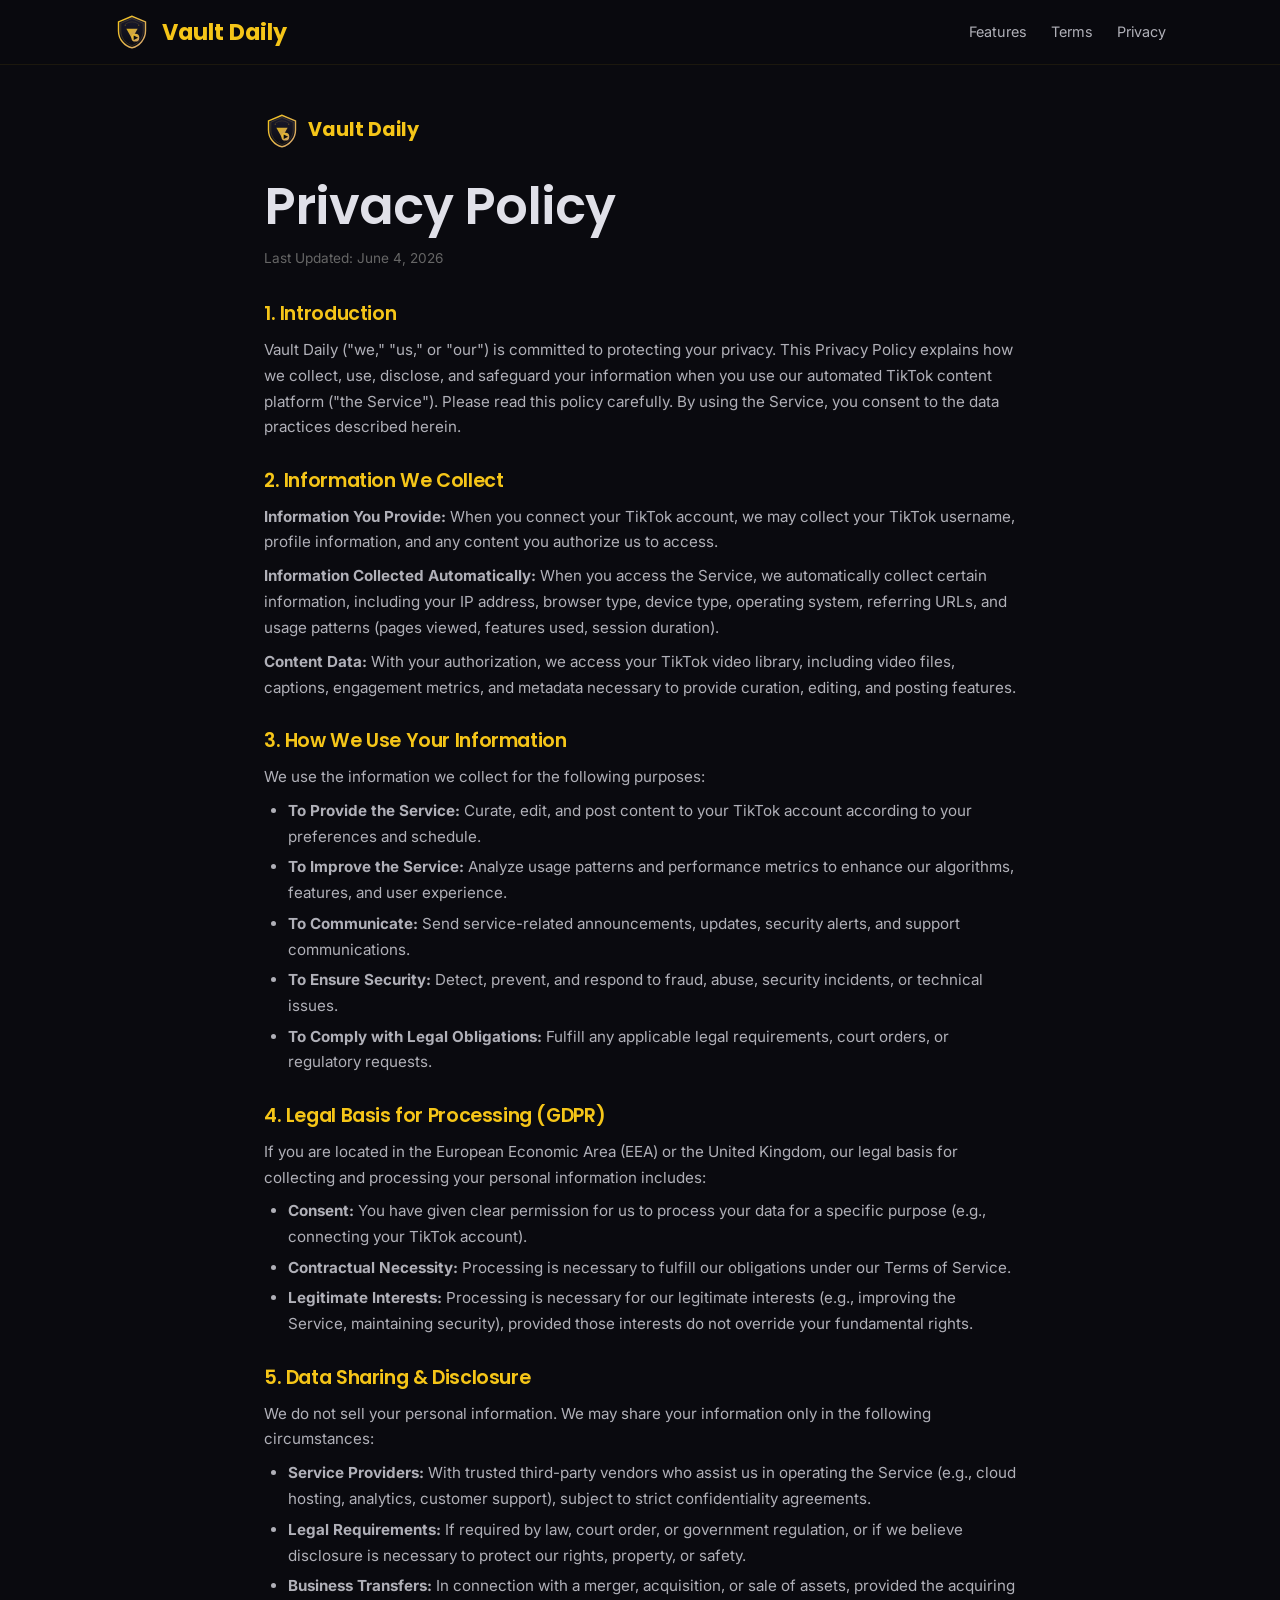
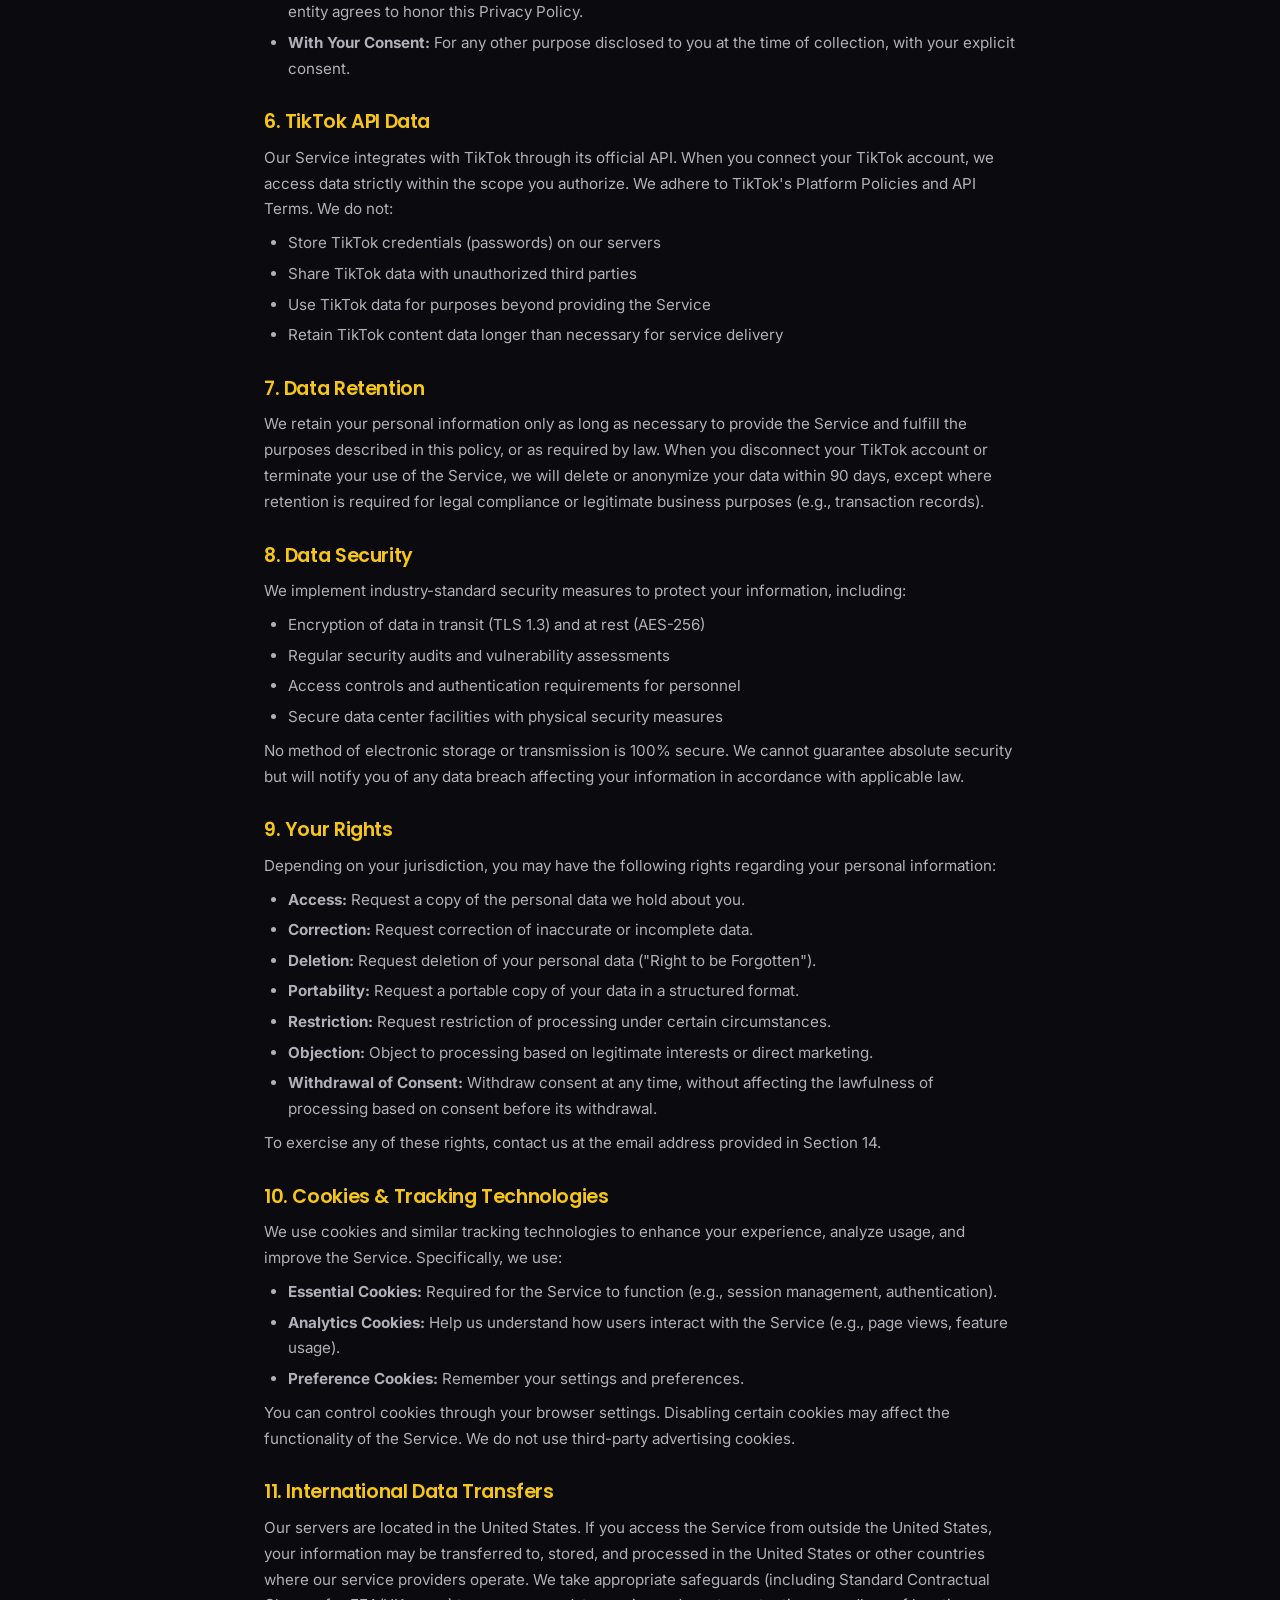
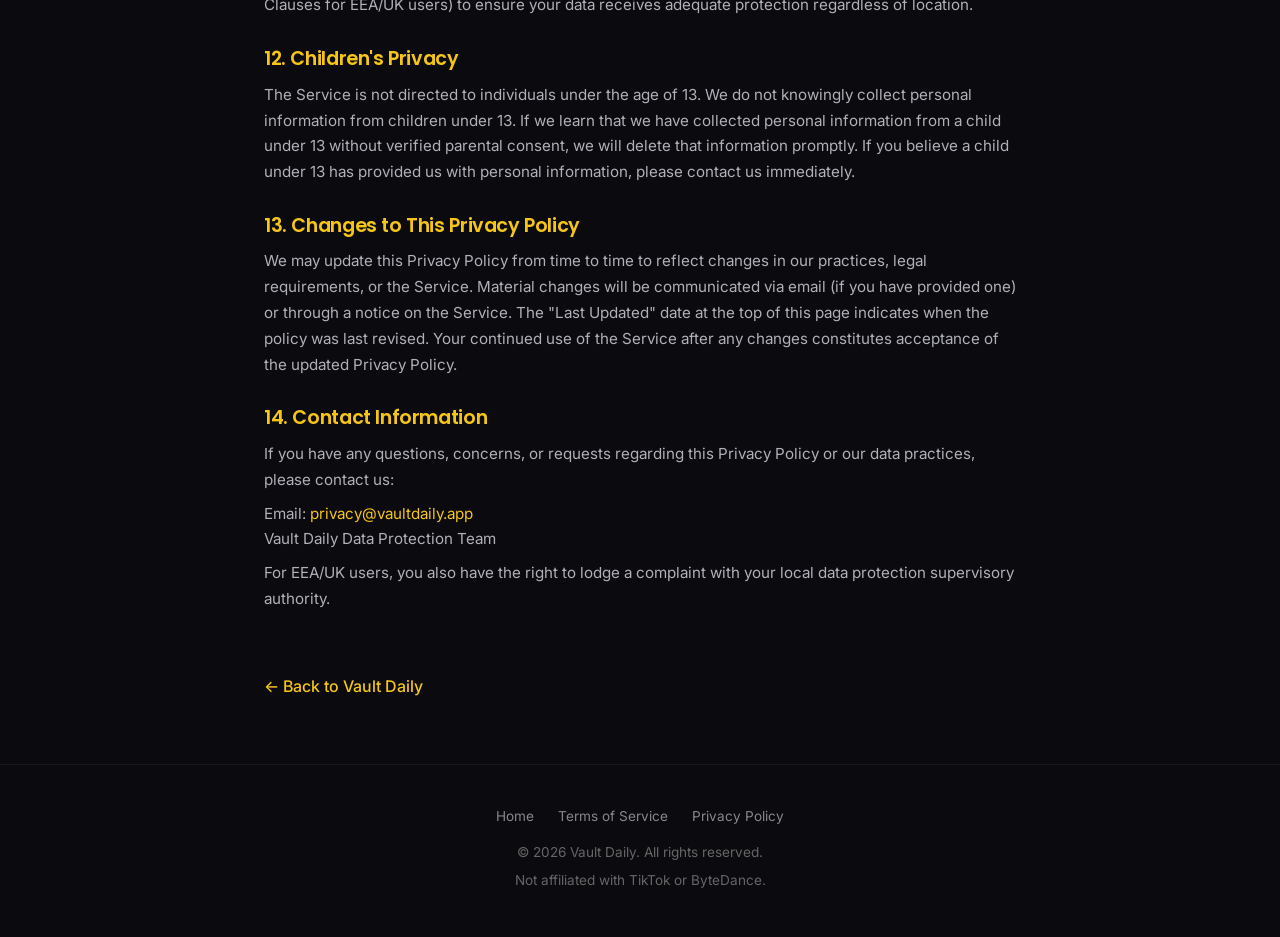
<file: vaultdaily/privacy.html>
<!DOCTYPE html>
<html lang="en">
<head>
  <meta charset="UTF-8">
  <meta name="viewport" content="width=device-width, initial-scale=1.0">
  <title>Privacy Policy – Vault Daily</title>
  <meta name="description" content="Vault Daily Privacy Policy — how we collect, use, and protect your personal data when using our automated TikTok platform.">
  <link rel="preconnect" href="https://fonts.googleapis.com">
  <link rel="preconnect" href="https://fonts.gstatic.com" crossorigin>
  <link href="https://fonts.googleapis.com/css2?family=Inter:wght@400;500;600;700&family=Poppins:wght@600;700&display=swap" rel="stylesheet">
  <link rel="stylesheet" href="style.css">
  <link rel="icon" type="image/svg+xml" href="favicon.svg">
  <meta name="theme-color" content="#0a0a0f">
</head>
<body>

  <!-- ========== HEADER ========== -->
  <header class="header">
    <div class="container">
      <a href="index.html" class="logo">
        <img src="favicon.svg" alt="Vault Daily" width="36" height="36">
        Vault Daily
      </a>
      <nav>
        <ul class="nav-links">
          <li><a href="index.html#features">Features</a></li>
          <li><a href="terms.html">Terms</a></li>
          <li><a href="privacy.html">Privacy</a></li>
        </ul>
      </nav>
    </div>
  </header>

  <!-- ========== LEGAL CONTENT ========== -->
  <main class="legal-page">
    <div class="container">
      <a href="index.html" class="logo" style="display:inline-flex;align-items:center;gap:0.5rem;margin-bottom:1.5rem;font-family:'Poppins',sans-serif;font-weight:700;font-size:1.2rem;color:#f5c518;">
        <img src="favicon.svg" alt="" width="30" height="30">
        Vault Daily
      </a>

      <h1>Privacy Policy</h1>
      <p class="last-updated">Last Updated: June 4, 2026</p>

      <section>
        <h2>1. Introduction</h2>
        <p>Vault Daily ("we," "us," or "our") is committed to protecting your privacy. This Privacy Policy explains how we collect, use, disclose, and safeguard your information when you use our automated TikTok content platform ("the Service"). Please read this policy carefully. By using the Service, you consent to the data practices described herein.</p>
      </section>

      <section>
        <h2>2. Information We Collect</h2>
        <p><strong>Information You Provide:</strong> When you connect your TikTok account, we may collect your TikTok username, profile information, and any content you authorize us to access.</p>
        <p><strong>Information Collected Automatically:</strong> When you access the Service, we automatically collect certain information, including your IP address, browser type, device type, operating system, referring URLs, and usage patterns (pages viewed, features used, session duration).</p>
        <p><strong>Content Data:</strong> With your authorization, we access your TikTok video library, including video files, captions, engagement metrics, and metadata necessary to provide curation, editing, and posting features.</p>
      </section>

      <section>
        <h2>3. How We Use Your Information</h2>
        <p>We use the information we collect for the following purposes:</p>
        <ul>
          <li><strong>To Provide the Service:</strong> Curate, edit, and post content to your TikTok account according to your preferences and schedule.</li>
          <li><strong>To Improve the Service:</strong> Analyze usage patterns and performance metrics to enhance our algorithms, features, and user experience.</li>
          <li><strong>To Communicate:</strong> Send service-related announcements, updates, security alerts, and support communications.</li>
          <li><strong>To Ensure Security:</strong> Detect, prevent, and respond to fraud, abuse, security incidents, or technical issues.</li>
          <li><strong>To Comply with Legal Obligations:</strong> Fulfill any applicable legal requirements, court orders, or regulatory requests.</li>
        </ul>
      </section>

      <section>
        <h2>4. Legal Basis for Processing (GDPR)</h2>
        <p>If you are located in the European Economic Area (EEA) or the United Kingdom, our legal basis for collecting and processing your personal information includes:</p>
        <ul>
          <li><strong>Consent:</strong> You have given clear permission for us to process your data for a specific purpose (e.g., connecting your TikTok account).</li>
          <li><strong>Contractual Necessity:</strong> Processing is necessary to fulfill our obligations under our Terms of Service.</li>
          <li><strong>Legitimate Interests:</strong> Processing is necessary for our legitimate interests (e.g., improving the Service, maintaining security), provided those interests do not override your fundamental rights.</li>
        </ul>
      </section>

      <section>
        <h2>5. Data Sharing & Disclosure</h2>
        <p>We do not sell your personal information. We may share your information only in the following circumstances:</p>
        <ul>
          <li><strong>Service Providers:</strong> With trusted third-party vendors who assist us in operating the Service (e.g., cloud hosting, analytics, customer support), subject to strict confidentiality agreements.</li>
          <li><strong>Legal Requirements:</strong> If required by law, court order, or government regulation, or if we believe disclosure is necessary to protect our rights, property, or safety.</li>
          <li><strong>Business Transfers:</strong> In connection with a merger, acquisition, or sale of assets, provided the acquiring entity agrees to honor this Privacy Policy.</li>
          <li><strong>With Your Consent:</strong> For any other purpose disclosed to you at the time of collection, with your explicit consent.</li>
        </ul>
      </section>

      <section>
        <h2>6. TikTok API Data</h2>
        <p>Our Service integrates with TikTok through its official API. When you connect your TikTok account, we access data strictly within the scope you authorize. We adhere to TikTok's Platform Policies and API Terms. We do not:</p>
        <ul>
          <li>Store TikTok credentials (passwords) on our servers</li>
          <li>Share TikTok data with unauthorized third parties</li>
          <li>Use TikTok data for purposes beyond providing the Service</li>
          <li>Retain TikTok content data longer than necessary for service delivery</li>
        </ul>
      </section>

      <section>
        <h2>7. Data Retention</h2>
        <p>We retain your personal information only as long as necessary to provide the Service and fulfill the purposes described in this policy, or as required by law. When you disconnect your TikTok account or terminate your use of the Service, we will delete or anonymize your data within 90 days, except where retention is required for legal compliance or legitimate business purposes (e.g., transaction records).</p>
      </section>

      <section>
        <h2>8. Data Security</h2>
        <p>We implement industry-standard security measures to protect your information, including:</p>
        <ul>
          <li>Encryption of data in transit (TLS 1.3) and at rest (AES-256)</li>
          <li>Regular security audits and vulnerability assessments</li>
          <li>Access controls and authentication requirements for personnel</li>
          <li>Secure data center facilities with physical security measures</li>
        </ul>
        <p>No method of electronic storage or transmission is 100% secure. We cannot guarantee absolute security but will notify you of any data breach affecting your information in accordance with applicable law.</p>
      </section>

      <section>
        <h2>9. Your Rights</h2>
        <p>Depending on your jurisdiction, you may have the following rights regarding your personal information:</p>
        <ul>
          <li><strong>Access:</strong> Request a copy of the personal data we hold about you.</li>
          <li><strong>Correction:</strong> Request correction of inaccurate or incomplete data.</li>
          <li><strong>Deletion:</strong> Request deletion of your personal data ("Right to be Forgotten").</li>
          <li><strong>Portability:</strong> Request a portable copy of your data in a structured format.</li>
          <li><strong>Restriction:</strong> Request restriction of processing under certain circumstances.</li>
          <li><strong>Objection:</strong> Object to processing based on legitimate interests or direct marketing.</li>
          <li><strong>Withdrawal of Consent:</strong> Withdraw consent at any time, without affecting the lawfulness of processing based on consent before its withdrawal.</li>
        </ul>
        <p>To exercise any of these rights, contact us at the email address provided in Section 14.</p>
      </section>

      <section>
        <h2>10. Cookies & Tracking Technologies</h2>
        <p>We use cookies and similar tracking technologies to enhance your experience, analyze usage, and improve the Service. Specifically, we use:</p>
        <ul>
          <li><strong>Essential Cookies:</strong> Required for the Service to function (e.g., session management, authentication).</li>
          <li><strong>Analytics Cookies:</strong> Help us understand how users interact with the Service (e.g., page views, feature usage).</li>
          <li><strong>Preference Cookies:</strong> Remember your settings and preferences.</li>
        </ul>
        <p>You can control cookies through your browser settings. Disabling certain cookies may affect the functionality of the Service. We do not use third-party advertising cookies.</p>
      </section>

      <section>
        <h2>11. International Data Transfers</h2>
        <p>Our servers are located in the United States. If you access the Service from outside the United States, your information may be transferred to, stored, and processed in the United States or other countries where our service providers operate. We take appropriate safeguards (including Standard Contractual Clauses for EEA/UK users) to ensure your data receives adequate protection regardless of location.</p>
      </section>

      <section>
        <h2>12. Children's Privacy</h2>
        <p>The Service is not directed to individuals under the age of 13. We do not knowingly collect personal information from children under 13. If we learn that we have collected personal information from a child under 13 without verified parental consent, we will delete that information promptly. If you believe a child under 13 has provided us with personal information, please contact us immediately.</p>
      </section>

      <section>
        <h2>13. Changes to This Privacy Policy</h2>
        <p>We may update this Privacy Policy from time to time to reflect changes in our practices, legal requirements, or the Service. Material changes will be communicated via email (if you have provided one) or through a notice on the Service. The "Last Updated" date at the top of this page indicates when the policy was last revised. Your continued use of the Service after any changes constitutes acceptance of the updated Privacy Policy.</p>
      </section>

      <section>
        <h2>14. Contact Information</h2>
        <p>If you have any questions, concerns, or requests regarding this Privacy Policy or our data practices, please contact us:</p>
        <p>
          Email: <a href="mailto:privacy@vaultdaily.app">privacy@vaultdaily.app</a><br>
          Vault Daily Data Protection Team
        </p>
        <p>For EEA/UK users, you also have the right to lodge a complaint with your local data protection supervisory authority.</p>
      </section>

      <a href="index.html" class="back-link">← Back to Vault Daily</a>
    </div>
  </main>

  <!-- ========== FOOTER ========== -->
  <footer class="footer">
    <div class="container">
      <div class="footer-links">
        <a href="index.html">Home</a>
        <a href="terms.html">Terms of Service</a>
        <a href="privacy.html">Privacy Policy</a>
      </div>
      <p>&copy; 2026 Vault Daily. All rights reserved.</p>
      <p>Not affiliated with TikTok or ByteDance.</p>
    </div>
  </footer>

</body>
</html>
</file>
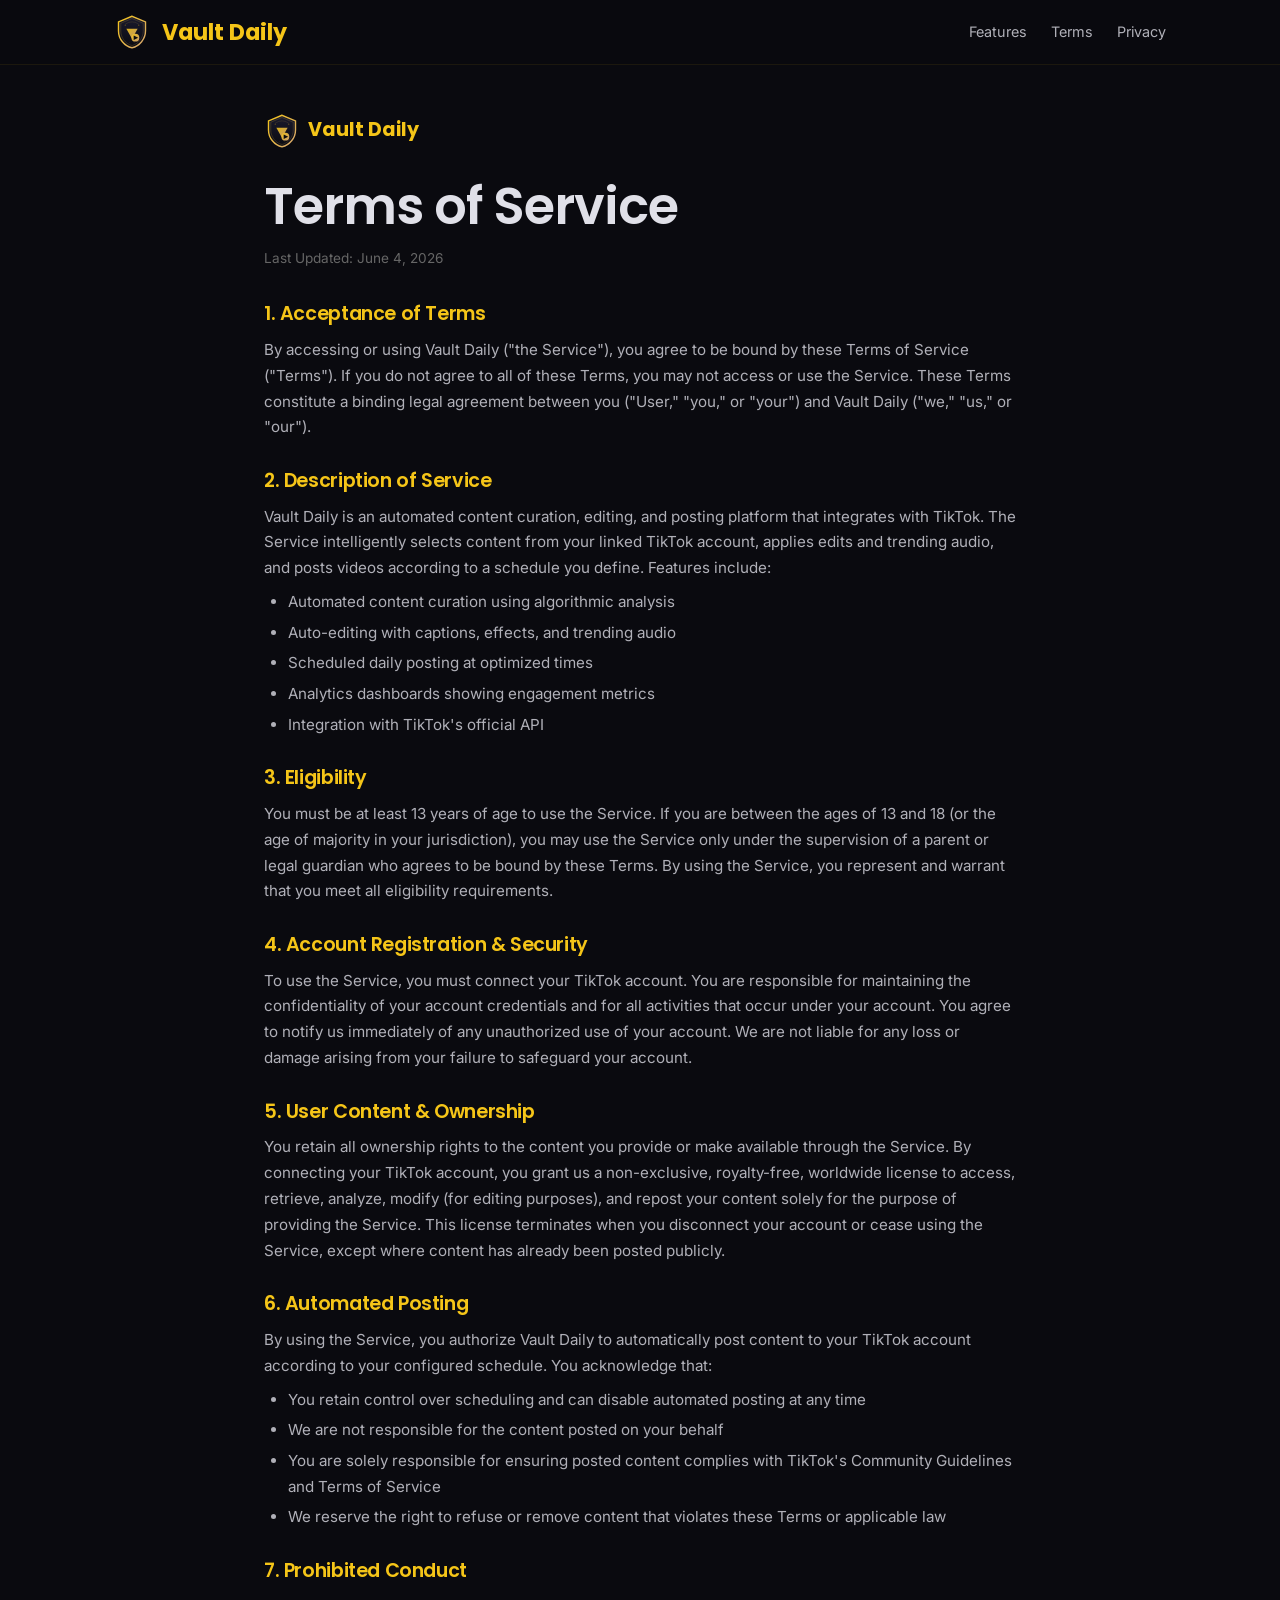
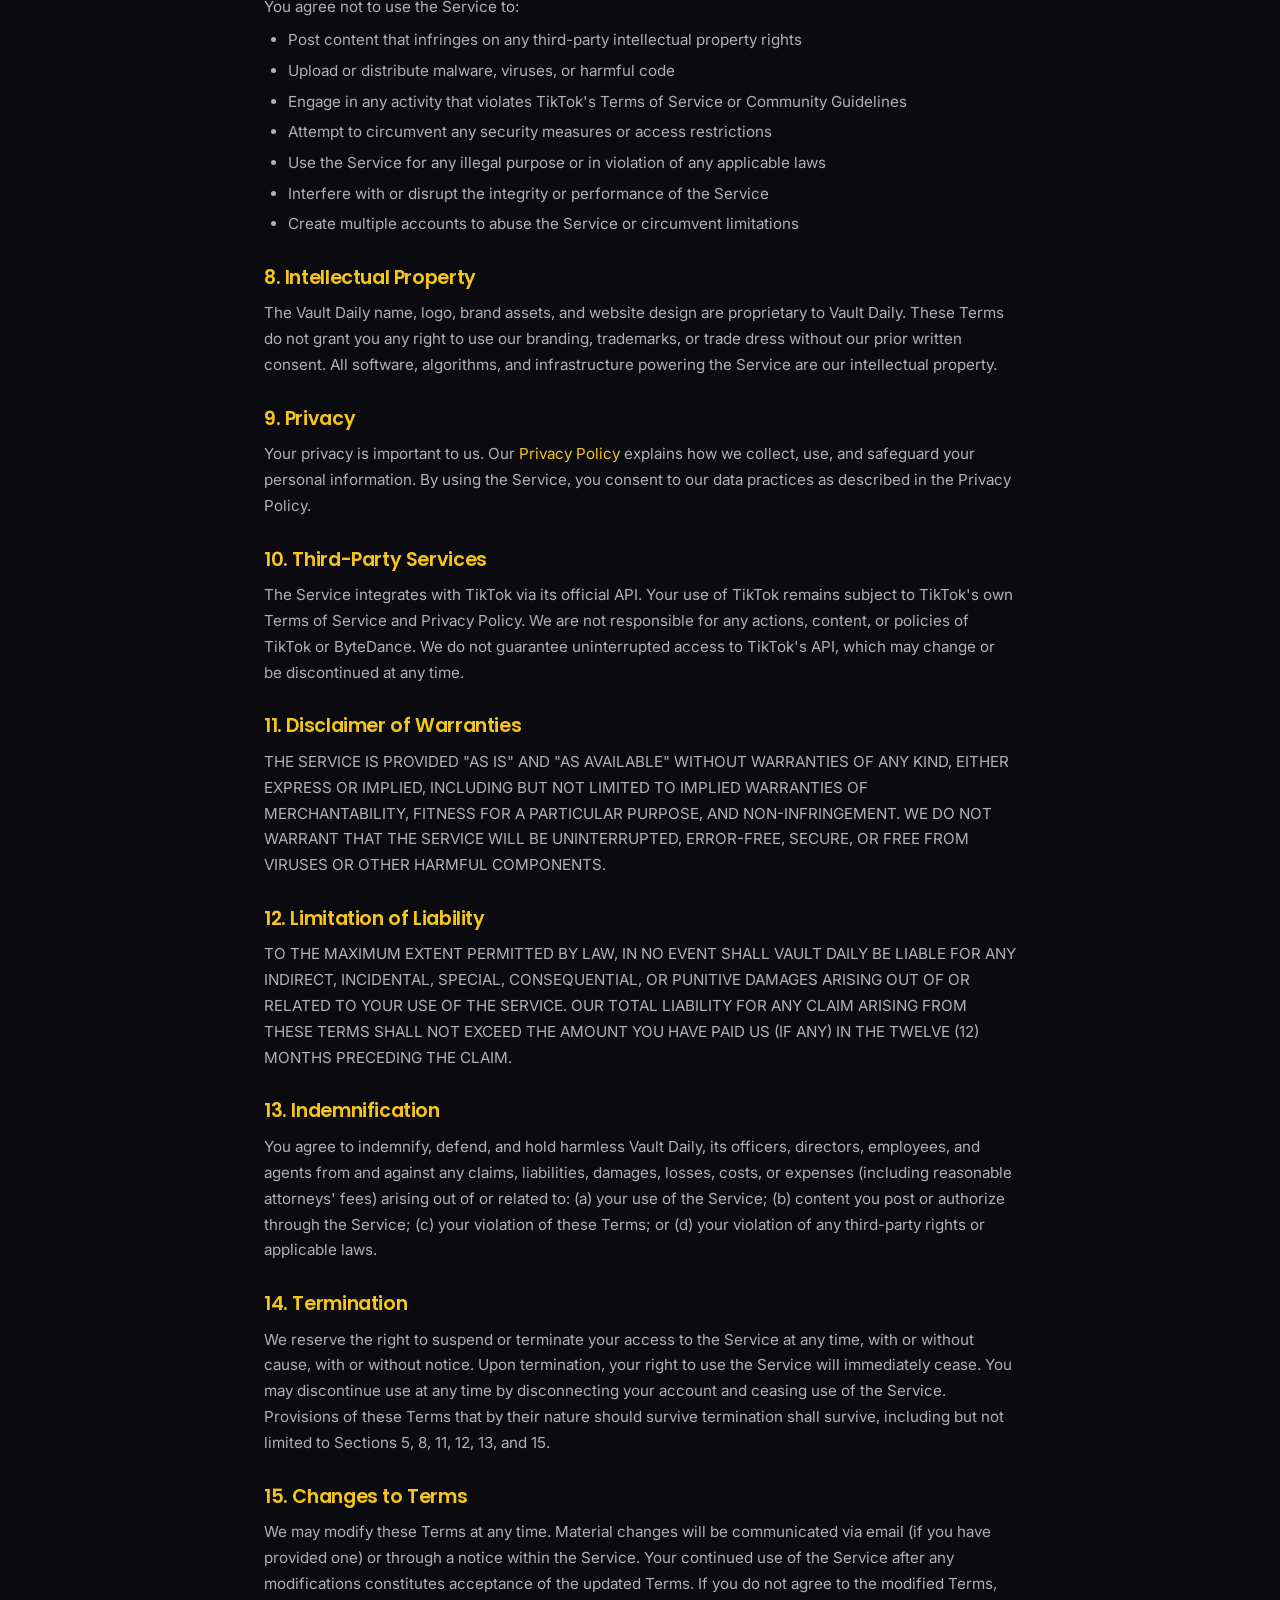
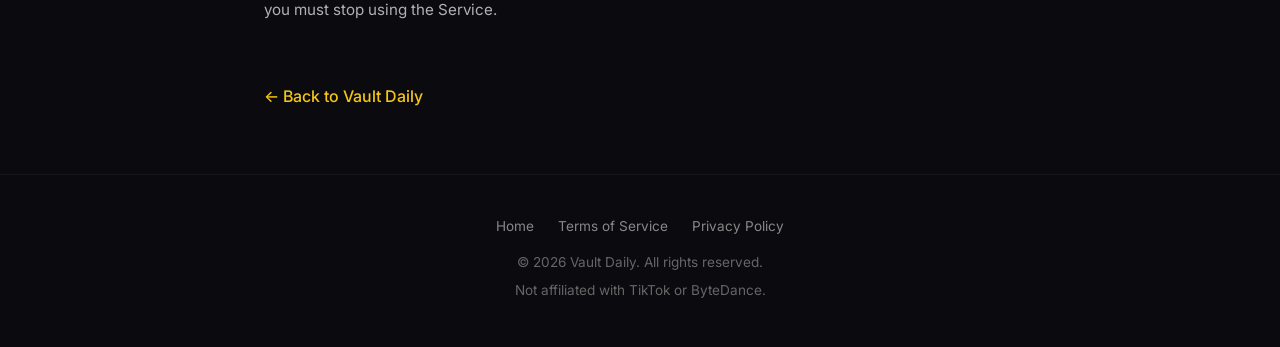
<file: vaultdaily/terms.html>
<!DOCTYPE html>
<html lang="en">
<head>
  <meta charset="UTF-8">
  <meta name="viewport" content="width=device-width, initial-scale=1.0">
  <title>Terms of Service – Vault Daily</title>
  <meta name="description" content="Vault Daily Terms of Service — your rights and responsibilities when using our automated TikTok content platform.">
  <link rel="preconnect" href="https://fonts.googleapis.com">
  <link rel="preconnect" href="https://fonts.gstatic.com" crossorigin>
  <link href="https://fonts.googleapis.com/css2?family=Inter:wght@400;500;600;700&family=Poppins:wght@600;700&display=swap" rel="stylesheet">
  <link rel="stylesheet" href="style.css">
  <link rel="icon" type="image/svg+xml" href="favicon.svg">
  <meta name="theme-color" content="#0a0a0f">
</head>
<body>

  <!-- ========== HEADER ========== -->
  <header class="header">
    <div class="container">
      <a href="index.html" class="logo">
        <img src="favicon.svg" alt="Vault Daily" width="36" height="36">
        Vault Daily
      </a>
      <nav>
        <ul class="nav-links">
          <li><a href="index.html#features">Features</a></li>
          <li><a href="terms.html">Terms</a></li>
          <li><a href="privacy.html">Privacy</a></li>
        </ul>
      </nav>
    </div>
  </header>

  <!-- ========== LEGAL CONTENT ========== -->
  <main class="legal-page">
    <div class="container">
      <a href="index.html" class="logo" style="display:inline-flex;align-items:center;gap:0.5rem;margin-bottom:1.5rem;font-family:'Poppins',sans-serif;font-weight:700;font-size:1.2rem;color:#f5c518;">
        <img src="favicon.svg" alt="" width="30" height="30">
        Vault Daily
      </a>

      <h1>Terms of Service</h1>
      <p class="last-updated">Last Updated: June 4, 2026</p>

      <section>
        <h2>1. Acceptance of Terms</h2>
        <p>By accessing or using Vault Daily ("the Service"), you agree to be bound by these Terms of Service ("Terms"). If you do not agree to all of these Terms, you may not access or use the Service. These Terms constitute a binding legal agreement between you ("User," "you," or "your") and Vault Daily ("we," "us," or "our").</p>
      </section>

      <section>
        <h2>2. Description of Service</h2>
        <p>Vault Daily is an automated content curation, editing, and posting platform that integrates with TikTok. The Service intelligently selects content from your linked TikTok account, applies edits and trending audio, and posts videos according to a schedule you define. Features include:</p>
        <ul>
          <li>Automated content curation using algorithmic analysis</li>
          <li>Auto-editing with captions, effects, and trending audio</li>
          <li>Scheduled daily posting at optimized times</li>
          <li>Analytics dashboards showing engagement metrics</li>
          <li>Integration with TikTok's official API</li>
        </ul>
      </section>

      <section>
        <h2>3. Eligibility</h2>
        <p>You must be at least 13 years of age to use the Service. If you are between the ages of 13 and 18 (or the age of majority in your jurisdiction), you may use the Service only under the supervision of a parent or legal guardian who agrees to be bound by these Terms. By using the Service, you represent and warrant that you meet all eligibility requirements.</p>
      </section>

      <section>
        <h2>4. Account Registration & Security</h2>
        <p>To use the Service, you must connect your TikTok account. You are responsible for maintaining the confidentiality of your account credentials and for all activities that occur under your account. You agree to notify us immediately of any unauthorized use of your account. We are not liable for any loss or damage arising from your failure to safeguard your account.</p>
      </section>

      <section>
        <h2>5. User Content & Ownership</h2>
        <p>You retain all ownership rights to the content you provide or make available through the Service. By connecting your TikTok account, you grant us a non-exclusive, royalty-free, worldwide license to access, retrieve, analyze, modify (for editing purposes), and repost your content solely for the purpose of providing the Service. This license terminates when you disconnect your account or cease using the Service, except where content has already been posted publicly.</p>
      </section>

      <section>
        <h2>6. Automated Posting</h2>
        <p>By using the Service, you authorize Vault Daily to automatically post content to your TikTok account according to your configured schedule. You acknowledge that:</p>
        <ul>
          <li>You retain control over scheduling and can disable automated posting at any time</li>
          <li>We are not responsible for the content posted on your behalf</li>
          <li>You are solely responsible for ensuring posted content complies with TikTok's Community Guidelines and Terms of Service</li>
          <li>We reserve the right to refuse or remove content that violates these Terms or applicable law</li>
        </ul>
      </section>

      <section>
        <h2>7. Prohibited Conduct</h2>
        <p>You agree not to use the Service to:</p>
        <ul>
          <li>Post content that infringes on any third-party intellectual property rights</li>
          <li>Upload or distribute malware, viruses, or harmful code</li>
          <li>Engage in any activity that violates TikTok's Terms of Service or Community Guidelines</li>
          <li>Attempt to circumvent any security measures or access restrictions</li>
          <li>Use the Service for any illegal purpose or in violation of any applicable laws</li>
          <li>Interfere with or disrupt the integrity or performance of the Service</li>
          <li>Create multiple accounts to abuse the Service or circumvent limitations</li>
        </ul>
      </section>

      <section>
        <h2>8. Intellectual Property</h2>
        <p>The Vault Daily name, logo, brand assets, and website design are proprietary to Vault Daily. These Terms do not grant you any right to use our branding, trademarks, or trade dress without our prior written consent. All software, algorithms, and infrastructure powering the Service are our intellectual property.</p>
      </section>

      <section>
        <h2>9. Privacy</h2>
        <p>Your privacy is important to us. Our <a href="privacy.html">Privacy Policy</a> explains how we collect, use, and safeguard your personal information. By using the Service, you consent to our data practices as described in the Privacy Policy.</p>
      </section>

      <section>
        <h2>10. Third-Party Services</h2>
        <p>The Service integrates with TikTok via its official API. Your use of TikTok remains subject to TikTok's own Terms of Service and Privacy Policy. We are not responsible for any actions, content, or policies of TikTok or ByteDance. We do not guarantee uninterrupted access to TikTok's API, which may change or be discontinued at any time.</p>
      </section>

      <section>
        <h2>11. Disclaimer of Warranties</h2>
        <p>THE SERVICE IS PROVIDED "AS IS" AND "AS AVAILABLE" WITHOUT WARRANTIES OF ANY KIND, EITHER EXPRESS OR IMPLIED, INCLUDING BUT NOT LIMITED TO IMPLIED WARRANTIES OF MERCHANTABILITY, FITNESS FOR A PARTICULAR PURPOSE, AND NON-INFRINGEMENT. WE DO NOT WARRANT THAT THE SERVICE WILL BE UNINTERRUPTED, ERROR-FREE, SECURE, OR FREE FROM VIRUSES OR OTHER HARMFUL COMPONENTS.</p>
      </section>

      <section>
        <h2>12. Limitation of Liability</h2>
        <p>TO THE MAXIMUM EXTENT PERMITTED BY LAW, IN NO EVENT SHALL VAULT DAILY BE LIABLE FOR ANY INDIRECT, INCIDENTAL, SPECIAL, CONSEQUENTIAL, OR PUNITIVE DAMAGES ARISING OUT OF OR RELATED TO YOUR USE OF THE SERVICE. OUR TOTAL LIABILITY FOR ANY CLAIM ARISING FROM THESE TERMS SHALL NOT EXCEED THE AMOUNT YOU HAVE PAID US (IF ANY) IN THE TWELVE (12) MONTHS PRECEDING THE CLAIM.</p>
      </section>

      <section>
        <h2>13. Indemnification</h2>
        <p>You agree to indemnify, defend, and hold harmless Vault Daily, its officers, directors, employees, and agents from and against any claims, liabilities, damages, losses, costs, or expenses (including reasonable attorneys' fees) arising out of or related to: (a) your use of the Service; (b) content you post or authorize through the Service; (c) your violation of these Terms; or (d) your violation of any third-party rights or applicable laws.</p>
      </section>

      <section>
        <h2>14. Termination</h2>
        <p>We reserve the right to suspend or terminate your access to the Service at any time, with or without cause, with or without notice. Upon termination, your right to use the Service will immediately cease. You may discontinue use at any time by disconnecting your account and ceasing use of the Service. Provisions of these Terms that by their nature should survive termination shall survive, including but not limited to Sections 5, 8, 11, 12, 13, and 15.</p>
      </section>

      <section>
        <h2>15. Changes to Terms</h2>
        <p>We may modify these Terms at any time. Material changes will be communicated via email (if you have provided one) or through a notice within the Service. Your continued use of the Service after any modifications constitutes acceptance of the updated Terms. If you do not agree to the modified Terms, you must stop using the Service.</p>
      </section>

      <a href="index.html" class="back-link">← Back to Vault Daily</a>
    </div>
  </main>

  <!-- ========== FOOTER ========== -->
  <footer class="footer">
    <div class="container">
      <div class="footer-links">
        <a href="index.html">Home</a>
        <a href="terms.html">Terms of Service</a>
        <a href="privacy.html">Privacy Policy</a>
      </div>
      <p>&copy; 2026 Vault Daily. All rights reserved.</p>
      <p>Not affiliated with TikTok or ByteDance.</p>
    </div>
  </footer>

</body>
</html>
</file>
<file: style.css>
/* ============================================
   Vault Daily – Brand Stylesheet
   Dark theme · Gold accent · Glassmorphism
   ============================================ */

/* ----- Reset & Base ----- */
*, *::before, *::after {
  margin: 0;
  padding: 0;
  box-sizing: border-box;
}

html {
  scroll-behavior: smooth;
}

body {
  font-family: 'Inter', -apple-system, BlinkMacSystemFont, 'Segoe UI', Roboto, Helvetica, Arial, sans-serif;
  background-color: #0a0a0f;
  color: #e0e0e8;
  line-height: 1.7;
  min-height: 100vh;
  display: flex;
  flex-direction: column;
}

/* ----- Typography ----- */
h1, h2, h3, h4 {
  font-family: 'Poppins', 'Inter', sans-serif;
  font-weight: 600;
  letter-spacing: -0.02em;
  line-height: 1.3;
}

h1 { font-size: clamp(2rem, 5vw, 3.2rem); }
h2 { font-size: clamp(1.5rem, 3.5vw, 2.2rem); }
h3 { font-size: 1.3rem; }

p {
  color: #b0b0b8;
  font-size: 1rem;
}

a {
  color: #f5c518;
  text-decoration: none;
  transition: color 0.2s ease;
}

a:hover {
  color: #ffd84d;
}

/* ----- Utility ----- */
.container {
  width: 100%;
  max-width: 1100px;
  margin: 0 auto;
  padding: 0 1.5rem;
}

/* ----- Header / Navigation ----- */
.header {
  position: sticky;
  top: 0;
  z-index: 100;
  background: rgba(10, 10, 15, 0.85);
  backdrop-filter: blur(12px);
  -webkit-backdrop-filter: blur(12px);
  border-bottom: 1px solid rgba(245, 197, 24, 0.08);
  padding: 0.8rem 0;
}

.header .container {
  display: flex;
  align-items: center;
  justify-content: space-between;
}

.logo {
  display: flex;
  align-items: center;
  gap: 0.75rem;
  font-family: 'Poppins', sans-serif;
  font-weight: 700;
  font-size: 1.4rem;
  color: #f5c518;
}

.logo img {
  width: 36px;
  height: 36px;
}

.nav-links {
  display: flex;
  align-items: center;
  gap: 1.5rem;
  list-style: none;
}

.nav-links a {
  font-size: 0.9rem;
  color: #b0b0b8;
  padding: 0.3rem 0;
  position: relative;
}

.nav-links a::after {
  content: '';
  position: absolute;
  bottom: 0;
  left: 0;
  width: 0;
  height: 2px;
  background: linear-gradient(90deg, #f5c518, #d4a574);
  transition: width 0.25s ease;
}

.nav-links a:hover::after {
  width: 100%;
}

/* ----- Hero Section ----- */
.hero {
  padding: 5rem 0 4rem;
  text-align: center;
  position: relative;
  overflow: hidden;
}

.hero::before {
  content: '';
  position: absolute;
  top: -40%;
  left: 50%;
  transform: translateX(-50%);
  width: 600px;
  height: 600px;
  background: radial-gradient(circle, rgba(245, 197, 24, 0.04) 0%, transparent 70%);
  pointer-events: none;
}

.hero-logo {
  width: 80px;
  height: 80px;
  margin-bottom: 1.5rem;
}

.hero h1 {
  background: linear-gradient(135deg, #f5c518, #d4a574);
  -webkit-background-clip: text;
  -webkit-text-fill-color: transparent;
  background-clip: text;
  margin-bottom: 0.75rem;
}

.hero p {
  font-size: 1.15rem;
  max-width: 600px;
  margin: 0 auto 2rem;
  color: #888;
}

/* ----- Buttons ----- */
.btn {
  display: inline-flex;
  align-items: center;
  gap: 0.5rem;
  padding: 0.85rem 2rem;
  border-radius: 12px;
  font-family: 'Inter', sans-serif;
  font-weight: 600;
  font-size: 0.95rem;
  border: none;
  cursor: pointer;
  transition: all 0.25s ease;
}

.btn-primary {
  background: linear-gradient(135deg, #f5c518, #d4a574);
  color: #0a0a0f;
  box-shadow: 0 4px 20px rgba(245, 197, 24, 0.25);
}

.btn-primary:hover {
  transform: translateY(-2px);
  box-shadow: 0 6px 30px rgba(245, 197, 24, 0.35);
}

.btn-secondary {
  background: rgba(255, 255, 255, 0.06);
  color: #f5c518;
  border: 1px solid rgba(245, 197, 24, 0.25);
}

.btn-secondary:hover {
  background: rgba(245, 197, 24, 0.1);
  transform: translateY(-2px);
}

/* ----- Glass Card ----- */
.card {
  background: rgba(255, 255, 255, 0.04);
  backdrop-filter: blur(8px);
  -webkit-backdrop-filter: blur(8px);
  border: 1px solid rgba(255, 255, 255, 0.06);
  border-radius: 16px;
  padding: 2rem;
  transition: all 0.3s ease;
}

.card:hover {
  background: rgba(255, 255, 255, 0.07);
  border-color: rgba(245, 197, 24, 0.2);
  transform: translateY(-4px);
  box-shadow: 0 8px 40px rgba(0, 0, 0, 0.3);
}

/* ----- Features Section ----- */
.features {
  padding: 4rem 0;
}

.features h2 {
  text-align: center;
  margin-bottom: 3rem;
}

.feature-grid {
  display: grid;
  grid-template-columns: repeat(auto-fit, minmax(240px, 1fr));
  gap: 1.5rem;
}

.feature-card {
  text-align: center;
}

.feature-card .icon {
  font-size: 2.2rem;
  margin-bottom: 1rem;
  display: inline-block;
}

.feature-card h3 {
  margin-bottom: 0.5rem;
}

.feature-card p {
  font-size: 0.92rem;
  color: #888;
}

/* ----- Legal Pages ----- */
.legal-page {
  padding: 3rem 0 4rem;
  flex: 1;
}

.legal-page .container {
  max-width: 800px;
}

.legal-page h1 {
  margin-bottom: 0.5rem;
}

.legal-page .last-updated {
  color: #666;
  font-size: 0.85rem;
  margin-bottom: 2rem;
}

.legal-page section {
  margin-bottom: 1.8rem;
}

.legal-page h2 {
  font-size: 1.2rem;
  margin-bottom: 0.6rem;
  color: #f5c518;
}

.legal-page p,
.legal-page li {
  color: #b0b0b8;
  font-size: 0.95rem;
  margin-bottom: 0.5rem;
}

.legal-page ul {
  list-style: disc;
  padding-left: 1.5rem;
  margin: 0.5rem 0;
}

.legal-page ul li {
  margin-bottom: 0.3rem;
}

.legal-page .back-link {
  display: inline-block;
  margin-top: 2rem;
  color: #f5c518;
  font-weight: 500;
}

.legal-page .back-link:hover {
  color: #ffd84d;
}

/* ----- Footer ----- */
.footer {
  margin-top: auto;
  padding: 2.5rem 0;
  border-top: 1px solid rgba(255, 255, 255, 0.05);
  text-align: center;
}

.footer p {
  font-size: 0.85rem;
  color: #666;
  margin-bottom: 0.3rem;
}

.footer a {
  color: #888;
}

.footer a:hover {
  color: #f5c518;
}

.footer-links {
  display: flex;
  justify-content: center;
  gap: 1.5rem;
  margin-bottom: 0.8rem;
  flex-wrap: wrap;
}

.footer-links a {
  font-size: 0.85rem;
  color: #888;
}

/* ----- Responsive ----- */
@media (max-width: 768px) {
  .header .container {
    flex-direction: column;
    gap: 0.5rem;
  }

  .nav-links {
    gap: 1rem;
  }

  .hero {
    padding: 3rem 0 2.5rem;
  }

  .feature-grid {
    grid-template-columns: 1fr;
  }

  .legal-page {
    padding: 2rem 0;
  }
}

@media (max-width: 480px) {
  .nav-links {
    gap: 0.75rem;
    flex-wrap: wrap;
    justify-content: center;
  }

  .btn {
    padding: 0.7rem 1.5rem;
    font-size: 0.9rem;
  }

  .hero-logo {
    width: 60px;
    height: 60px;
  }
}
</file>
<file: vaultdaily/style.css>
/* ============================================
   Vault Daily – Brand Stylesheet
   Dark theme · Gold accent · Glassmorphism
   ============================================ */

/* ----- Reset & Base ----- */
*, *::before, *::after {
  margin: 0;
  padding: 0;
  box-sizing: border-box;
}

html {
  scroll-behavior: smooth;
}

body {
  font-family: 'Inter', -apple-system, BlinkMacSystemFont, 'Segoe UI', Roboto, Helvetica, Arial, sans-serif;
  background-color: #0a0a0f;
  color: #e0e0e8;
  line-height: 1.7;
  min-height: 100vh;
  display: flex;
  flex-direction: column;
}

/* ----- Typography ----- */
h1, h2, h3, h4 {
  font-family: 'Poppins', 'Inter', sans-serif;
  font-weight: 600;
  letter-spacing: -0.02em;
  line-height: 1.3;
}

h1 { font-size: clamp(2rem, 5vw, 3.2rem); }
h2 { font-size: clamp(1.5rem, 3.5vw, 2.2rem); }
h3 { font-size: 1.3rem; }

p {
  color: #b0b0b8;
  font-size: 1rem;
}

a {
  color: #f5c518;
  text-decoration: none;
  transition: color 0.2s ease;
}

a:hover {
  color: #ffd84d;
}

/* ----- Utility ----- */
.container {
  width: 100%;
  max-width: 1100px;
  margin: 0 auto;
  padding: 0 1.5rem;
}

/* ----- Header / Navigation ----- */
.header {
  position: sticky;
  top: 0;
  z-index: 100;
  background: rgba(10, 10, 15, 0.85);
  backdrop-filter: blur(12px);
  -webkit-backdrop-filter: blur(12px);
  border-bottom: 1px solid rgba(245, 197, 24, 0.08);
  padding: 0.8rem 0;
}

.header .container {
  display: flex;
  align-items: center;
  justify-content: space-between;
}

.logo {
  display: flex;
  align-items: center;
  gap: 0.75rem;
  font-family: 'Poppins', sans-serif;
  font-weight: 700;
  font-size: 1.4rem;
  color: #f5c518;
}

.logo img {
  width: 36px;
  height: 36px;
}

.nav-links {
  display: flex;
  align-items: center;
  gap: 1.5rem;
  list-style: none;
}

.nav-links a {
  font-size: 0.9rem;
  color: #b0b0b8;
  padding: 0.3rem 0;
  position: relative;
}

.nav-links a::after {
  content: '';
  position: absolute;
  bottom: 0;
  left: 0;
  width: 0;
  height: 2px;
  background: linear-gradient(90deg, #f5c518, #d4a574);
  transition: width 0.25s ease;
}

.nav-links a:hover::after {
  width: 100%;
}

/* ----- Hero Section ----- */
.hero {
  padding: 5rem 0 4rem;
  text-align: center;
  position: relative;
  overflow: hidden;
}

.hero::before {
  content: '';
  position: absolute;
  top: -40%;
  left: 50%;
  transform: translateX(-50%);
  width: 600px;
  height: 600px;
  background: radial-gradient(circle, rgba(245, 197, 24, 0.04) 0%, transparent 70%);
  pointer-events: none;
}

.hero-logo {
  width: 80px;
  height: 80px;
  margin-bottom: 1.5rem;
}

.hero h1 {
  background: linear-gradient(135deg, #f5c518, #d4a574);
  -webkit-background-clip: text;
  -webkit-text-fill-color: transparent;
  background-clip: text;
  margin-bottom: 0.75rem;
}

.hero p {
  font-size: 1.15rem;
  max-width: 600px;
  margin: 0 auto 2rem;
  color: #888;
}

/* ----- Buttons ----- */
.btn {
  display: inline-flex;
  align-items: center;
  gap: 0.5rem;
  padding: 0.85rem 2rem;
  border-radius: 12px;
  font-family: 'Inter', sans-serif;
  font-weight: 600;
  font-size: 0.95rem;
  border: none;
  cursor: pointer;
  transition: all 0.25s ease;
}

.btn-primary {
  background: linear-gradient(135deg, #f5c518, #d4a574);
  color: #0a0a0f;
  box-shadow: 0 4px 20px rgba(245, 197, 24, 0.25);
}

.btn-primary:hover {
  transform: translateY(-2px);
  box-shadow: 0 6px 30px rgba(245, 197, 24, 0.35);
}

.btn-secondary {
  background: rgba(255, 255, 255, 0.06);
  color: #f5c518;
  border: 1px solid rgba(245, 197, 24, 0.25);
}

.btn-secondary:hover {
  background: rgba(245, 197, 24, 0.1);
  transform: translateY(-2px);
}

/* ----- Glass Card ----- */
.card {
  background: rgba(255, 255, 255, 0.04);
  backdrop-filter: blur(8px);
  -webkit-backdrop-filter: blur(8px);
  border: 1px solid rgba(255, 255, 255, 0.06);
  border-radius: 16px;
  padding: 2rem;
  transition: all 0.3s ease;
}

.card:hover {
  background: rgba(255, 255, 255, 0.07);
  border-color: rgba(245, 197, 24, 0.2);
  transform: translateY(-4px);
  box-shadow: 0 8px 40px rgba(0, 0, 0, 0.3);
}

/* ----- Features Section ----- */
.features {
  padding: 4rem 0;
}

.features h2 {
  text-align: center;
  margin-bottom: 3rem;
}

.feature-grid {
  display: grid;
  grid-template-columns: repeat(auto-fit, minmax(240px, 1fr));
  gap: 1.5rem;
}

.feature-card {
  text-align: center;
}

.feature-card .icon {
  font-size: 2.2rem;
  margin-bottom: 1rem;
  display: inline-block;
}

.feature-card h3 {
  margin-bottom: 0.5rem;
}

.feature-card p {
  font-size: 0.92rem;
  color: #888;
}

/* ----- Legal Pages ----- */
.legal-page {
  padding: 3rem 0 4rem;
  flex: 1;
}

.legal-page .container {
  max-width: 800px;
}

.legal-page h1 {
  margin-bottom: 0.5rem;
}

.legal-page .last-updated {
  color: #666;
  font-size: 0.85rem;
  margin-bottom: 2rem;
}

.legal-page section {
  margin-bottom: 1.8rem;
}

.legal-page h2 {
  font-size: 1.2rem;
  margin-bottom: 0.6rem;
  color: #f5c518;
}

.legal-page p,
.legal-page li {
  color: #b0b0b8;
  font-size: 0.95rem;
  margin-bottom: 0.5rem;
}

.legal-page ul {
  list-style: disc;
  padding-left: 1.5rem;
  margin: 0.5rem 0;
}

.legal-page ul li {
  margin-bottom: 0.3rem;
}

.legal-page .back-link {
  display: inline-block;
  margin-top: 2rem;
  color: #f5c518;
  font-weight: 500;
}

.legal-page .back-link:hover {
  color: #ffd84d;
}

/* ----- Footer ----- */
.footer {
  margin-top: auto;
  padding: 2.5rem 0;
  border-top: 1px solid rgba(255, 255, 255, 0.05);
  text-align: center;
}

.footer p {
  font-size: 0.85rem;
  color: #666;
  margin-bottom: 0.3rem;
}

.footer a {
  color: #888;
}

.footer a:hover {
  color: #f5c518;
}

.footer-links {
  display: flex;
  justify-content: center;
  gap: 1.5rem;
  margin-bottom: 0.8rem;
  flex-wrap: wrap;
}

.footer-links a {
  font-size: 0.85rem;
  color: #888;
}

/* ----- Responsive ----- */
@media (max-width: 768px) {
  .header .container {
    flex-direction: column;
    gap: 0.5rem;
  }

  .nav-links {
    gap: 1rem;
  }

  .hero {
    padding: 3rem 0 2.5rem;
  }

  .feature-grid {
    grid-template-columns: 1fr;
  }

  .legal-page {
    padding: 2rem 0;
  }
}

@media (max-width: 480px) {
  .nav-links {
    gap: 0.75rem;
    flex-wrap: wrap;
    justify-content: center;
  }

  .btn {
    padding: 0.7rem 1.5rem;
    font-size: 0.9rem;
  }

  .hero-logo {
    width: 60px;
    height: 60px;
  }
}
</file>
